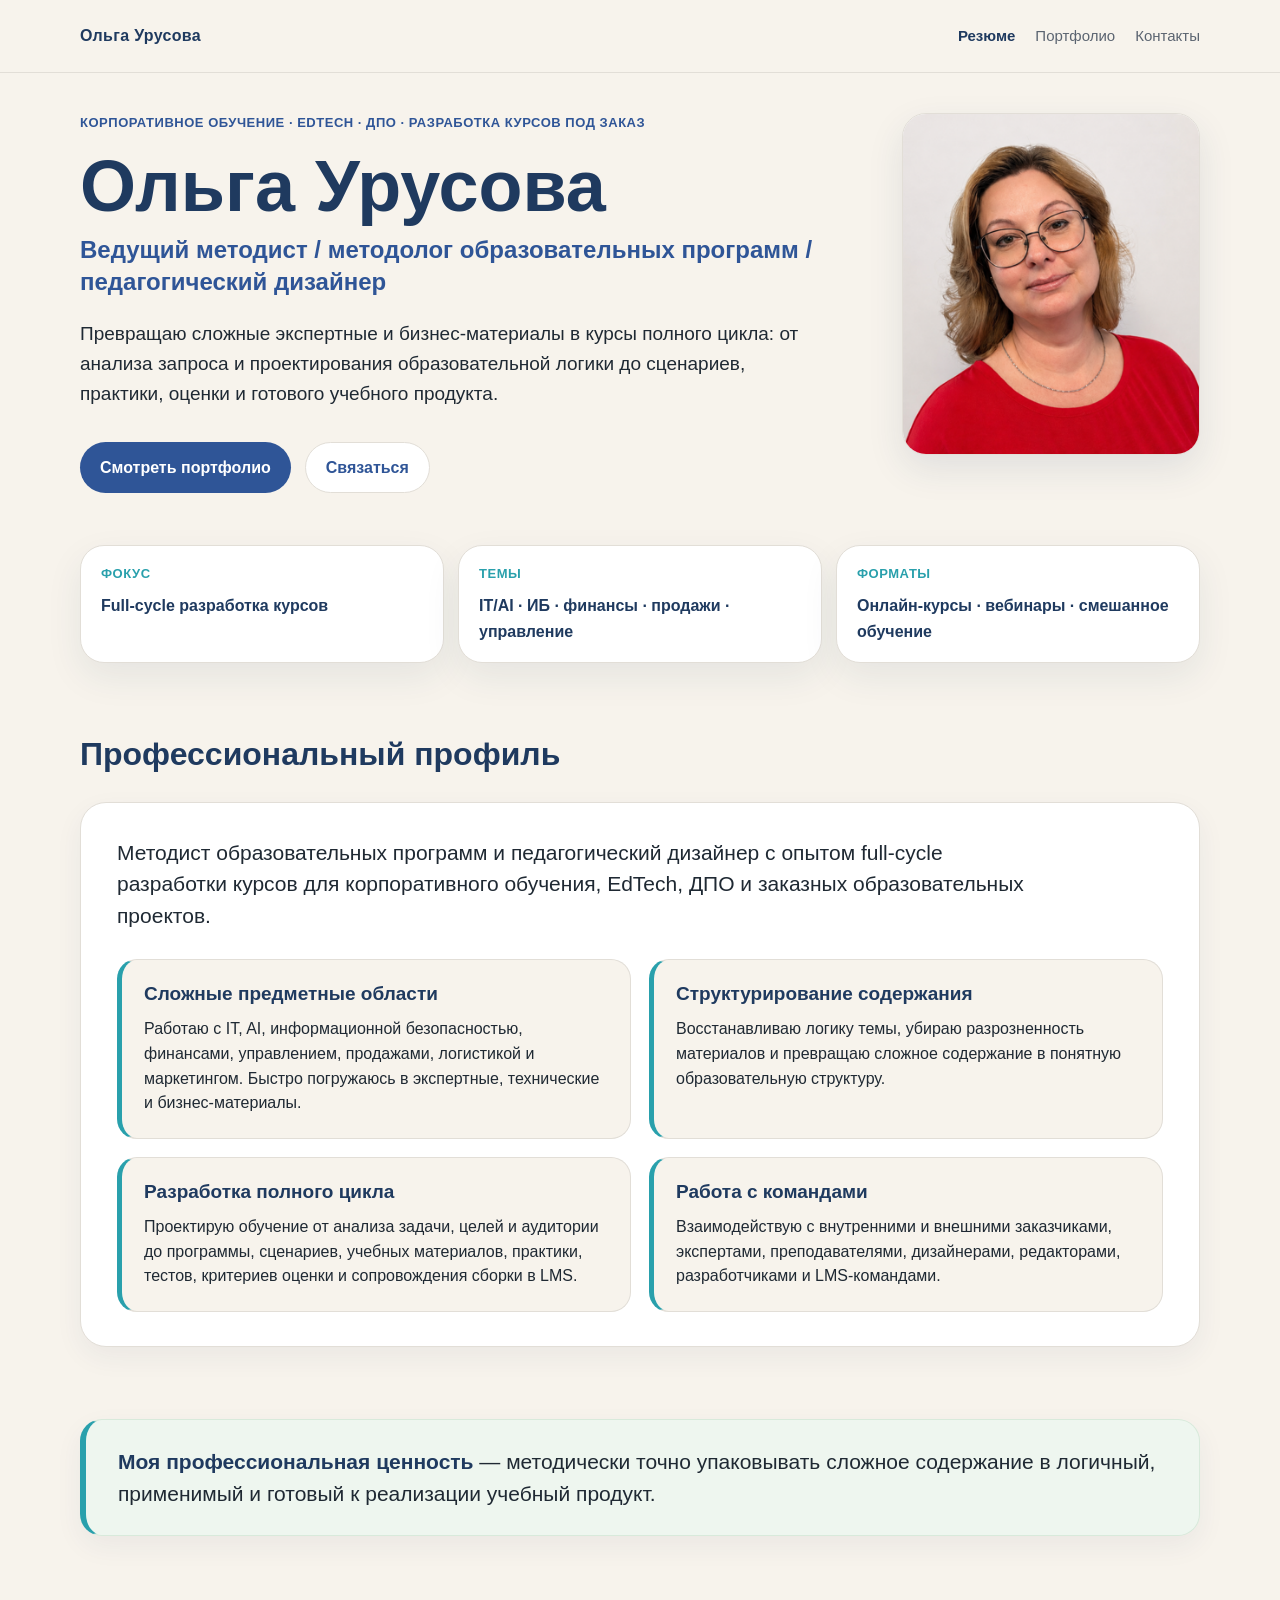
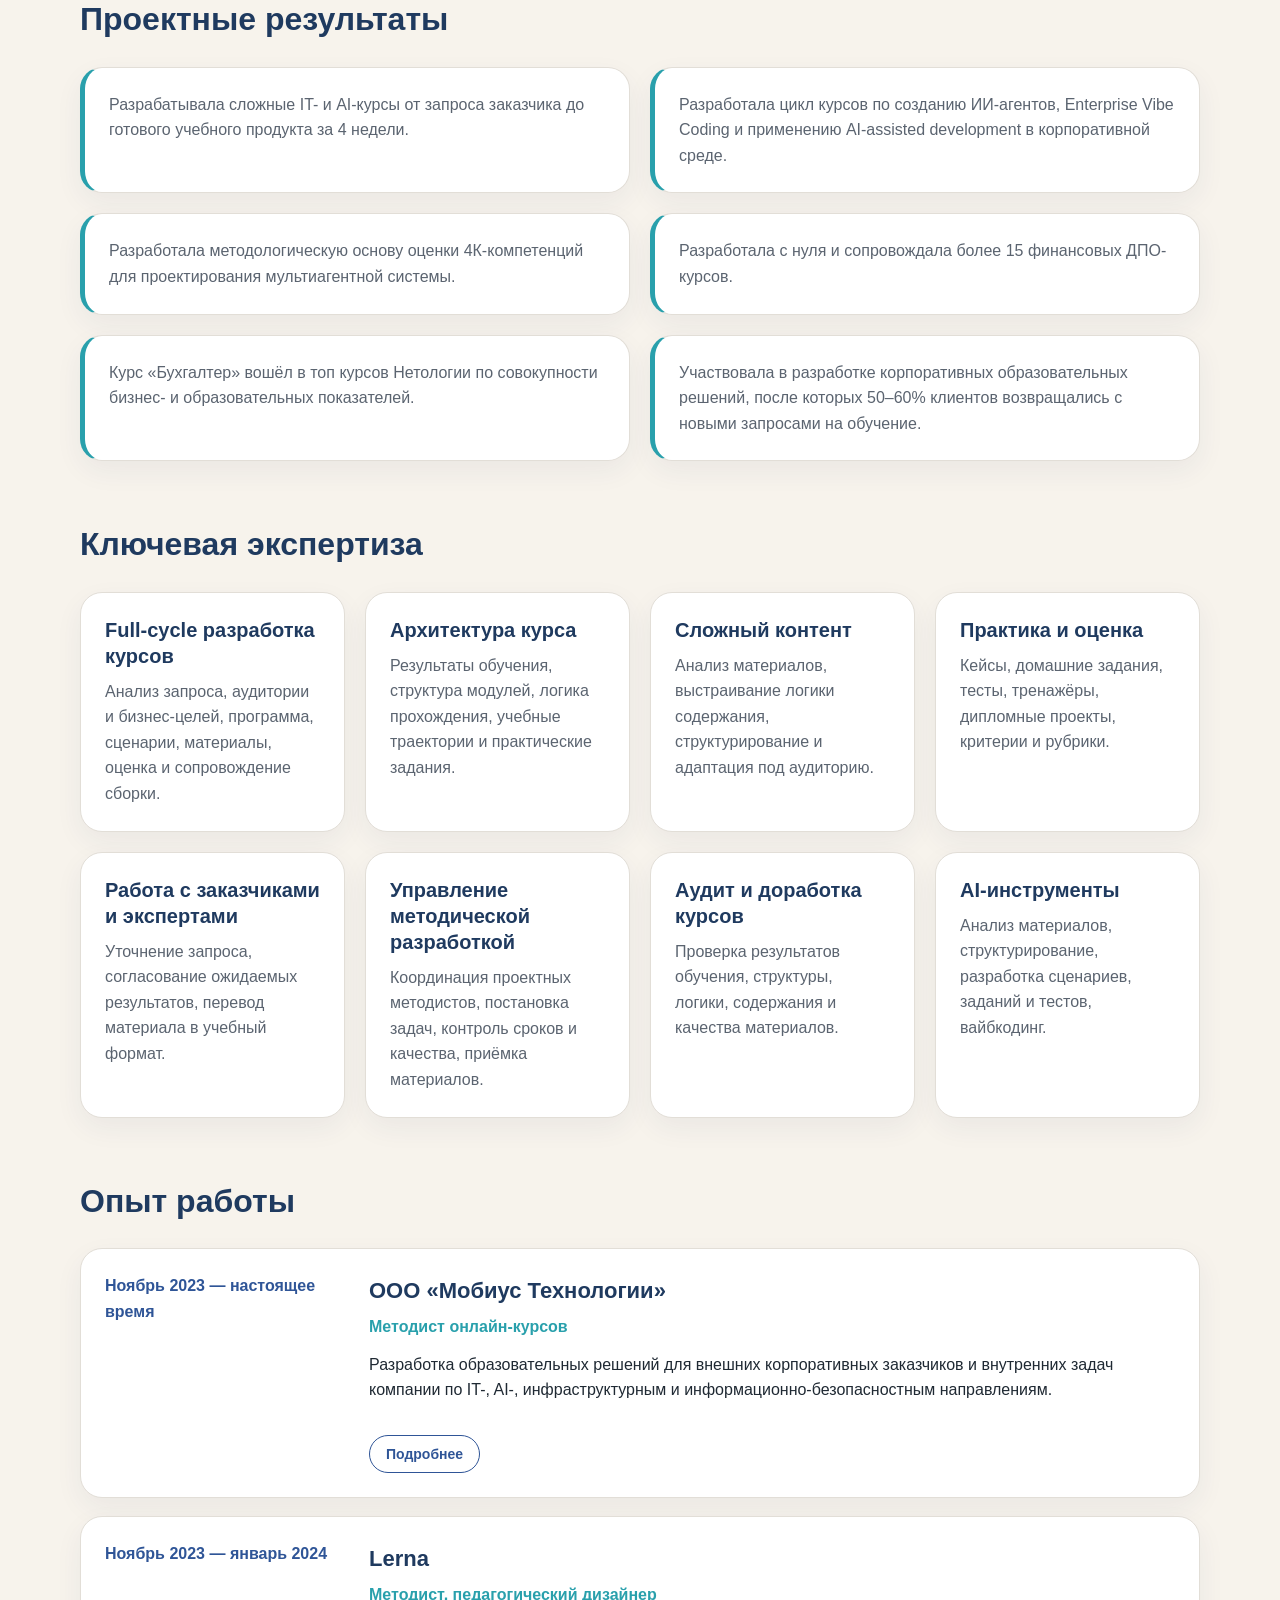
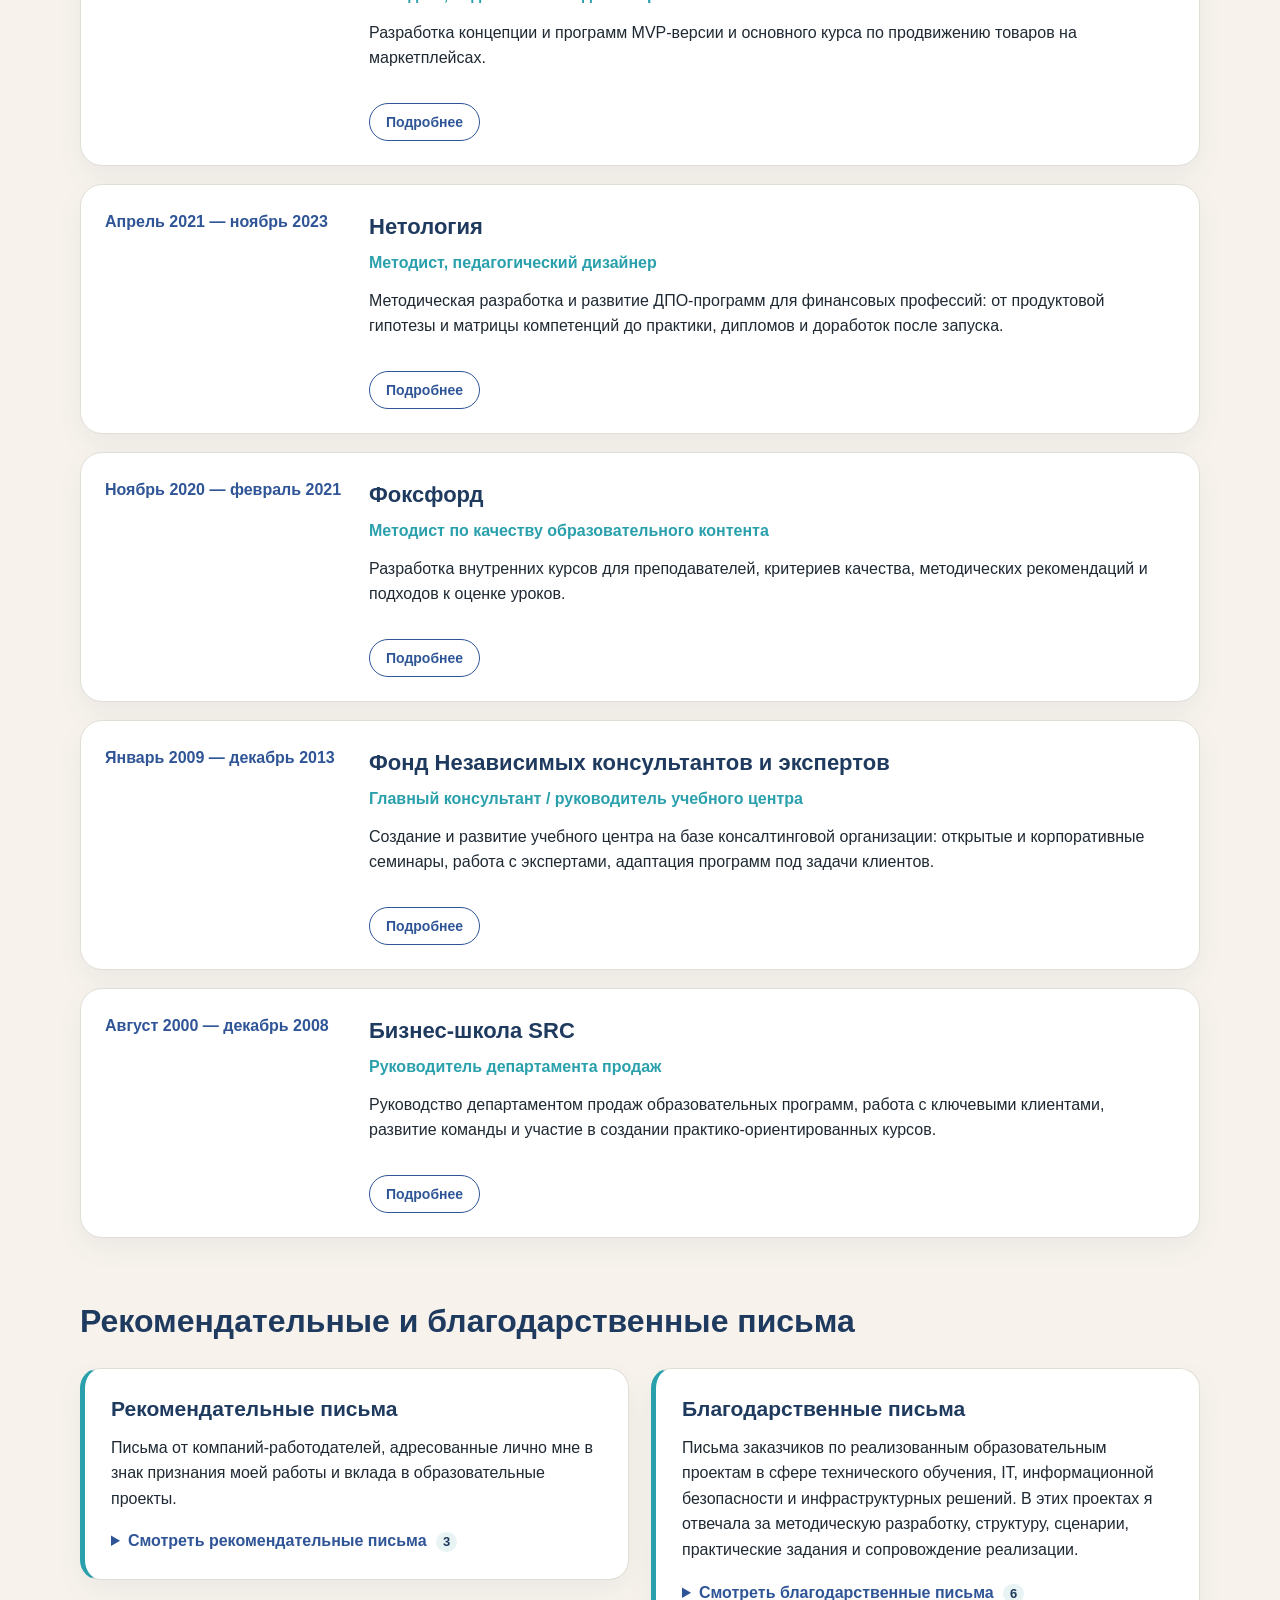
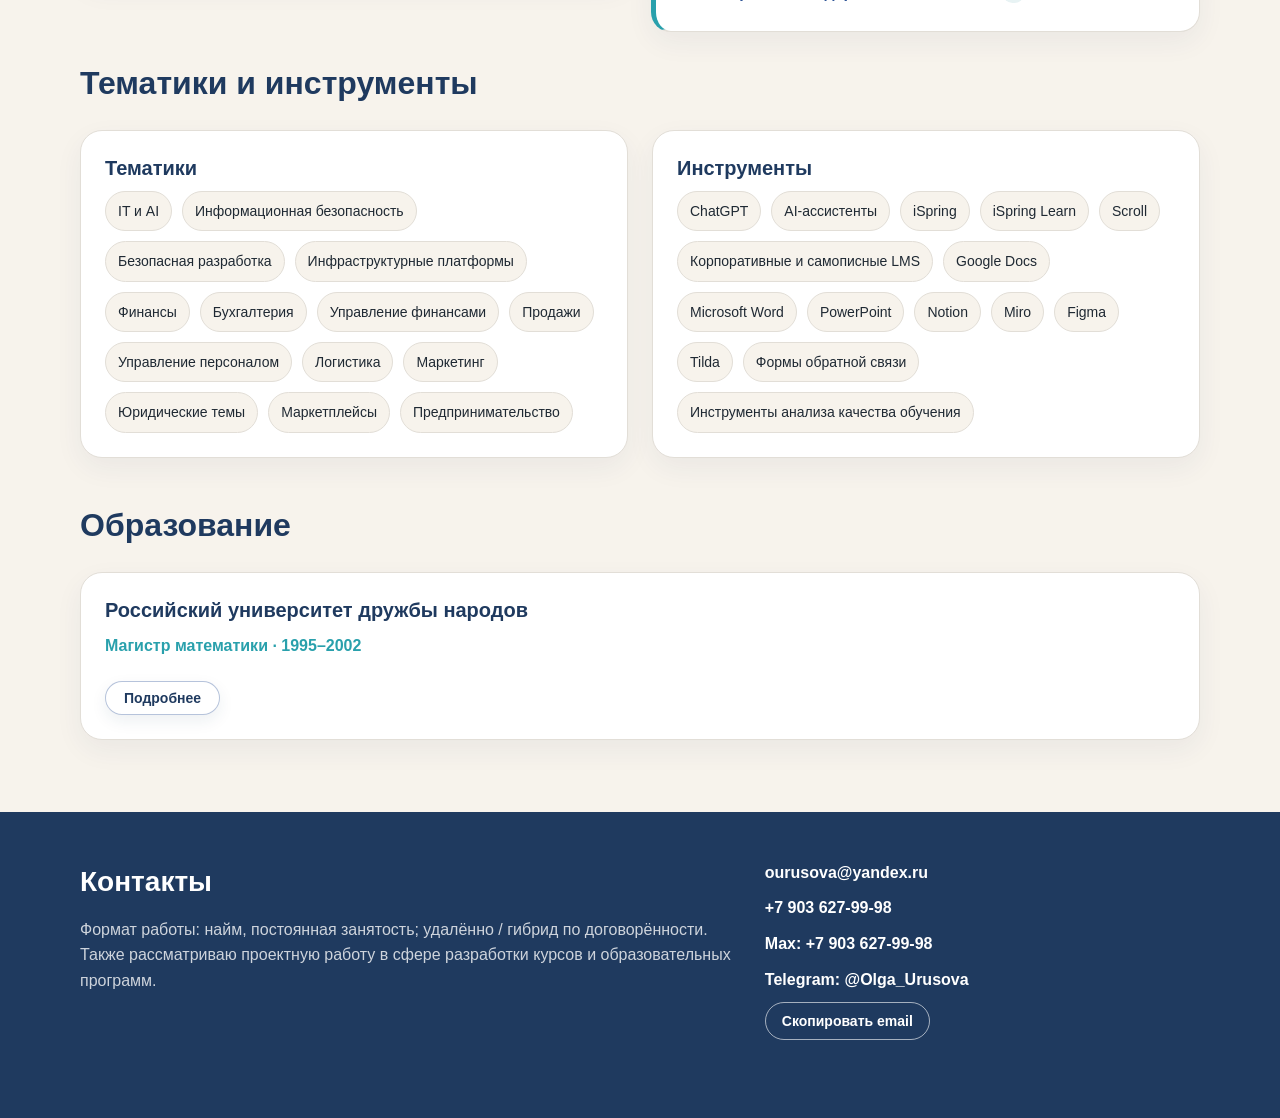
<file: index.html>
<!DOCTYPE html>
<html lang="ru">
<head>
  <meta charset="UTF-8" />
  <meta name="viewport" content="width=device-width, initial-scale=1.0" />
  <meta
    name="description"
    content="Ольга Урусова — ведущий методист, методолог образовательных программ и педагогический дизайнер. Full-cycle разработка курсов для корпоративного обучения, EdTech, ДПО, IT и AI-направлений."
  />
  <title>Ольга Урусова — ведущий методист и методолог образовательных программ</title>

  <link rel="stylesheet" href="style.css" />
</head>

<body>
  <header class="site-header">
    <div class="container header-inner">
      <a class="site-logo" href="index.html" aria-label="На главную">
        Ольга Урусова
      </a>

      <nav class="site-nav" aria-label="Основная навигация">
        <a href="index.html" class="nav-link active">Резюме</a>
        <a href="portfolio.html" class="nav-link">Портфолио</a>
        <a href="#contacts" class="nav-link">Контакты</a>
      </nav>
    </div>
  </header>

  <main>
    <!-- Первый экран -->
    <section class="hero section">
      <div class="container hero-inner">
        <div class="hero-content">
          <p class="eyebrow">Корпоративное обучение · EdTech · ДПО · разработка курсов под заказ</p>

          <h1 class="hero-title">Ольга Урусова</h1>

          <p class="hero-subtitle">
            Ведущий методист / методолог образовательных программ / педагогический дизайнер
          </p>

          <p class="hero-text">
            Превращаю сложные экспертные и бизнес-материалы в курсы полного
            цикла: от анализа запроса и проектирования образовательной логики
            до сценариев, практики, оценки и готового учебного продукта.
          </p>

          <div class="hero-actions">
            <a class="button button-primary" href="portfolio.html">
              Смотреть портфолио
            </a>
            <a class="button button-secondary" href="#contacts">
              Связаться
            </a>
          </div>

        </div>

        
  <div class="hero-aside" aria-label="Фото">
  <div class="hero-photo-card">
    <img
      src="assets/olga-urusova.png"
      alt="Ольга Урусова — методист образовательных программ и педагогический дизайнер"
      class="hero-photo"
    />
  </div>
</div>
      </div>
    </section>
      <div class="container hero-focus-row">
        <div class="hero-focus-cards hero-focus-cards-wide" aria-label="Краткие профессиональные акценты">
          <div class="hero-card">
            <span class="hero-card-label">Фокус</span>
            <strong>Full-cycle разработка курсов</strong>
          </div>

          <div class="hero-card">
  <span class="hero-card-label">Темы</span>
  <strong>IT/AI · ИБ · финансы · продажи · управление</strong>
</div>

          <div class="hero-card">
  <span class="hero-card-label">Форматы</span>
  <strong>Онлайн-курсы · вебинары · смешанное обучение</strong>
</div>
        </div>
      </div>

    
    <!-- Профессиональный профиль -->
<section class="section profile" aria-labelledby="profile-title">
  <div class="container">
    <h2 id="profile-title" class="section-title">
      Профессиональный профиль
    </h2>

    <div class="profile-card">
      <p class="profile-lead">
        Методист образовательных программ и педагогический дизайнер с опытом
        full-cycle разработки курсов для корпоративного обучения, EdTech,
        ДПО и заказных образовательных проектов.
      </p>

      <div class="profile-points">
        <article class="profile-point">
          <h3>Сложные предметные области</h3>
          <p>
            Работаю с IT, AI, информационной безопасностью, финансами,
            управлением, продажами, логистикой и маркетингом. Быстро
            погружаюсь в экспертные, технические и бизнес-материалы.
          </p>
        </article>

        <article class="profile-point">
          <h3>Структурирование содержания</h3>
          <p>
            Восстанавливаю логику темы, убираю разрозненность материалов
            и превращаю сложное содержание в понятную образовательную
            структуру.
          </p>
        </article>

        <article class="profile-point">
          <h3>Разработка полного цикла</h3>
          <p>
            Проектирую обучение от анализа задачи, целей и аудитории до
            программы, сценариев, учебных материалов, практики, тестов,
            критериев оценки и сопровождения сборки в LMS.
          </p>
        </article>

        <article class="profile-point">
          <h3>Работа с командами</h3>
          <p>
            Взаимодействую с внутренними и внешними заказчиками, экспертами,
            преподавателями, дизайнерами, редакторами, разработчиками и
            LMS-командами.
          </p>
        </article>
      </div>
    </div>
  </div>
</section>

<!-- Профессиональная ценность -->
<section class="value-section" aria-label="Моя профессиональная ценность">
  <div class="container">
    <div class="value-card">
      <p>
        <span>Моя профессиональная ценность</span> — методически точно
        упаковывать сложное содержание в логичный, применимый и готовый
        к реализации учебный продукт.
      </p>
    </div>
  </div>
</section>

    <!-- Проектные результаты -->
    <section class="section results" aria-labelledby="results-title">
      <div class="container">
        <h2 id="results-title" class="section-title">
          Проектные результаты
        </h2>

        <div class="cards-grid cards-grid-two">
          <article class="result-card">
            <p>
              Разрабатывала сложные IT- и AI-курсы от запроса заказчика до
              готового учебного продукта за 4 недели.
            </p>
          </article>

          <article class="result-card">
            <p>
              Разработала цикл курсов по созданию ИИ-агентов, Enterprise Vibe
              Coding и применению AI-assisted development в корпоративной среде.
            </p>
          </article>

          <article class="result-card">
            <p>
              Разработала методологическую основу оценки 4К-компетенций для
              проектирования мультиагентной системы.
            </p>
          </article>

          <article class="result-card">
            <p>
              Разработала с нуля и сопровождала более 15 финансовых
              ДПО-курсов.
            </p>
          </article>

          <article class="result-card">
            <p>
              Курс «Бухгалтер» вошёл в топ курсов Нетологии по совокупности
              бизнес- и образовательных показателей.
            </p>
          </article>

          <article class="result-card">
            <p>
              Участвовала в разработке корпоративных образовательных решений,
              после которых 50–60% клиентов возвращались с новыми запросами
              на обучение.
            </p>
          </article>
        </div>
      </div>
    </section>

    <!-- Ключевая экспертиза -->
    <section class="section expertise" aria-labelledby="expertise-title">
      <div class="container">
        <h2 id="expertise-title" class="section-title">
          Ключевая экспертиза
        </h2>

        <div class="cards-grid cards-grid-four">
         <article class="expertise-card">
  <h3>Full-cycle разработка курсов</h3>
  <p>
    Анализ запроса, аудитории и бизнес-целей, программа, сценарии,
    материалы, оценка и сопровождение сборки.
  </p>
</article>

          <article class="expertise-card">
            <h3>Архитектура курса</h3>
            <p>
              Результаты обучения, структура модулей, логика прохождения,
              учебные траектории и практические задания.
            </p>
          </article>

          <article class="expertise-card">
  <h3>Сложный контент</h3>
  <p>
    Анализ материалов, выстраивание логики содержания, структурирование
    и адаптация под аудиторию.
  </p>
</article>

          <article class="expertise-card">
            <h3>Практика и оценка</h3>
            <p>
              Кейсы, домашние задания, тесты, тренажёры, дипломные проекты,
              критерии и рубрики.
            </p>
          </article>

<article class="expertise-card">
  <h3>Работа с заказчиками и экспертами</h3>
  <p>
    Уточнение запроса, согласование ожидаемых результатов, перевод
    материала в учебный формат.
  </p>
</article>

          <article class="expertise-card">
            <h3>Управление методической разработкой</h3>
            <p>
              Координация проектных методистов, постановка задач, контроль
              сроков и качества, приёмка материалов.
            </p>
          </article>

          <article class="expertise-card">
  <h3>Аудит и доработка курсов</h3>
  <p>
    Проверка результатов обучения, структуры, логики, содержания
    и качества материалов.
  </p>
</article>

         <article class="expertise-card">
  <h3>AI-инструменты</h3>
  <p>
    Анализ материалов, структурирование, разработка сценариев,
    заданий и тестов, вайбкодинг.
  </p>
</article>
        </div>
      </div>
    </section>

    <!-- Опыт работы -->
<section class="section experience" aria-labelledby="experience-title">
  <div class="container">
    <h2 id="experience-title" class="section-title">
      Опыт работы
    </h2>

    <div class="timeline">
      <article class="timeline-item">
  <div class="timeline-date">Ноябрь 2023 — настоящее время</div>

  <div class="timeline-content">
    <h3>ООО «Мобиус Технологии»</h3>
    <p class="role">Методист онлайн-курсов</p>

    <p>
      Разработка образовательных решений для внешних корпоративных заказчиков
      и внутренних задач компании по IT-, AI-, инфраструктурным и
      информационно-безопасностным направлениям.
    </p>

    <div class="experience-details" hidden>
      <div class="experience-detail-group">
        <h4>Зоны ответственности</h4>
        <ul>
          <li>Анализ запроса заказчика, целей, аудитории, ограничений и ожидаемых результатов обучения.</li>
          <li>Участие во встречах с заказчиками, обсуждение программы, структуры и формата курса.</li>
          <li>Разработка концепции, программы, структуры модулей, учебной логики и практической части.</li>
          <li>Разработка детализированных сценариев, учебных и методических материалов для онлайн-, очного, гибридного и смешанного обучения.</li>
          <li>Работа с внешними экспертами заказчика и внутренними техническими экспертами, структурирование технического контента.</li>
          <li>Координация проектных методистов: поиск и подбор исполнителей, постановка задач, контроль сроков и качества, приёмка результатов работы.</li>
          <li>Методическая проверка, приёмка и сопровождение доработок готовых курсов.</li>
        </ul>
      </div>

      <div class="experience-detail-group">
        <h4>Ключевые проекты</h4>
        <ul>
          <li>Цикл электронных курсов по созданию ИИ-агентов и Enterprise Vibe Coding.</li>
          <li>Методология оценки 4К-компетенций сотрудников для проектирования мультиагентной системы.</li>
          <li>Сценарный курс по Кодексу делового поведения с рабочими ситуациями, выбором решений и разбором последствий.</li>
          <li>Внутренние вебинары и материалы по применению ИИ в работе.</li>
        </ul>
      </div>

      <div class="experience-detail-group">
        <h4>Результаты</h4>
        <ul>
          <li>Разрабатывала сложные IT-курсы от запроса до готового учебного продукта за 4 недели.</li>
          <li>Создавала учебные решения, после которых около 50–60% клиентов возвращались с новыми запросами на обучение.</li>
          <li>Разработала методологическую основу оценки 4К-компетенций сотрудников: модель диагностики, критерии, уровни проявления компетенций и принципы цифровой реализации для проектирования мультиагентной системы.</li>
          <li>Усилила AI-направление в обучении и внедрила AI-инструменты в собственный процесс методической разработки.</li>
        </ul>
      </div>
    </div>

    <button class="experience-details-button" type="button" aria-expanded="false">
      Подробнее
    </button>
  </div>
</article>


      <article class="timeline-item">
        <div class="timeline-date">Ноябрь 2023 — январь 2024</div>

        <div class="timeline-content">
          <h3>Lerna</h3>
          <p class="role">Методист, педагогический дизайнер</p>

          <p>
            Разработка концепции и программ MVP-версии и основного курса
            по продвижению товаров на маркетплейсах.
          </p>

<div class="experience-details" hidden>
  <div class="experience-detail-group">
    <h4>Зоны ответственности</h4>
    <ul>
      <li>Анализировала результаты кастдева, целевую аудиторию и образовательную задачу.</li>
      <li>Разработала программу MVP-версии курса и программу основного курса.</li>
      <li>Определила логику обучения, последовательность тем, формат занятий и ожидаемые результаты.</li>
      <li>Работала с экспертами над структурой и наполнением занятий.</li>
      <li>Провела аудит курса из существующей линейки.</li>
    </ul>
  </div>

  <div class="experience-detail-group">
    <h4>Результаты</h4>
    <ul>
      <li>Концепция курса была принята, MVP запущен, программа основного курса передана в разработку.</li>
      <li>Результаты аудита использованы для доработки существующего курса.</li>
    </ul>
  </div>
</div>

          <button class="experience-details-button" type="button" aria-expanded="false">
            Подробнее
          </button>
        </div>
      </article>

      <article class="timeline-item">
        <div class="timeline-date">Апрель 2021 — ноябрь 2023</div>

        <div class="timeline-content">
          <h3>Нетология</h3>
          <p class="role">Методист, педагогический дизайнер</p>

          <p>
            Методическая разработка и развитие ДПО-программ для финансовых
            профессий: от продуктовой гипотезы и матрицы компетенций до
            практики, дипломов и доработок после запуска.
          </p>

<div class="experience-details" hidden>
  <div class="experience-detail-group">
    <h4>Зоны ответственности</h4>
    <ul>
      <li>Разработка программ ДПО с нуля, проектирование структуры курсов, модулей, практики и системы оценки.</li>
      <li>Разработка матриц компетенций под профессиональные роли.</li>
      <li>Продуктовая проработка новых курсов: анализ рынка, конкурентов, целевой аудитории и требований к роли.</li>
      <li>Работа с экспертами-практиками: финансовыми директорами, главными бухгалтерами, аудиторами, консультантами и аналитиками.</li>
      <li>Разработка домашних заданий, кейсов, итоговых и дипломных проектов, критериев проверки.</li>
      <li>Сопровождение потоков после запуска: анализ доходимости, домашних заданий, оценок, NPS/CSI, активности на вебинарах, отзывов и запросов студентов.</li>
      <li>Доработка курсов по итогам потоков.</li>
    </ul>
  </div>

  <div class="experience-detail-group">
    <h4>Ключевые программы</h4>
    <ul>
      <li>«Финансовый аналитик» — 6-месячная ДПО-программа: матрица компетенций, практические задания, дипломный проект и критерии оценки.</li>
      <li>«Бухгалтер» — 7-месячная ДПО-программа со сквозным рабочим кейсом, модулем 1С, дипломным проектом и регулярным обновлением содержания.</li>
      <li>«Финансовый директор» — PRO-программа для специалистов с разным уровнем подготовки: входная диагностика, выравнивающий блок, сквозной проект и практические управленческие задачи.</li>
      <li>Финансовая линейка курсов: «Финансовый менеджер», «Главный бухгалтер», ACCA и другие программы для финансовых и бухгалтерских ролей.</li>
    </ul>
  </div>

  <div class="experience-detail-group">
    <h4>Результаты</h4>
    <ul>
      <li>Разработала с нуля и сопровождала более 15 финансовых ДПО-курсов.</li>
      <li>Работала с программами длительностью от 1 до 6 месяцев и объёмом до 270 часов.</li>
      <li>Курс «Бухгалтер» вошёл в топ курсов Нетологии по совокупности бизнес- и образовательных показателей.</li>
      <li>Обеспечивала методическую целостность финансового направления от продуктовой гипотезы до доработок после запуска.</li>
    </ul>
  </div>
</div>

          <button class="experience-details-button" type="button" aria-expanded="false">
            Подробнее
          </button>
        </div>
      </article>

      <article class="timeline-item">
        <div class="timeline-date">Ноябрь 2020 — февраль 2021</div>

        <div class="timeline-content">
          <h3>Фоксфорд</h3>
          <p class="role">Методист по качеству образовательного контента</p>

          <p>
            Разработка внутренних курсов для преподавателей, критериев
            качества, методических рекомендаций и подходов к оценке уроков.
          </p>

<div class="experience-details" hidden>
  <div class="experience-detail-group">
    <h4>Зоны ответственности</h4>
    <ul>
      <li>Разработка курсов для внутреннего обучения преподавателей.</li>
      <li>Участие в становлении системы контроля качества образовательного контента.</li>
      <li>Разработка критериев качества, методических рекомендаций и подходов к оценке уроков.</li>
      <li>Анализ структуры, подачи материала, соответствия занятий методическим требованиям и качества учебного взаимодействия между преподавателем и учащимися.</li>
      <li>Участие в custdev-исследованиях.</li>
    </ul>
  </div>

  <div class="experience-detail-group">
    <h4>Результаты</h4>
    <ul>
      <li>Курсы были внедрены во внутреннее обучение преподавателей.</li>
      <li>Критерии качества и методические рекомендации начали использоваться для оценки и улучшения образовательного контента.</li>
    </ul>
  </div>
</div>

          <button class="experience-details-button" type="button" aria-expanded="false">
            Подробнее
          </button>
        </div>
      </article>

      <article class="timeline-item">
        <div class="timeline-date">Январь 2009 — декабрь 2013</div>

        <div class="timeline-content">
          <h3>Фонд Независимых консультантов и экспертов</h3>
          <p class="role">Главный консультант / руководитель учебного центра</p>

          <p>
            Создание и развитие учебного центра на базе консалтинговой
            организации: открытые и корпоративные семинары, работа с
            экспертами, адаптация программ под задачи клиентов.
          </p>

          <div class="experience-details" hidden>
  <div class="experience-detail-group">
    <h4>Зоны ответственности</h4>
    <ul>
      <li>Формирование тематики и линейки открытых и корпоративных программ.</li>
      <li>Разработка и адаптация программ под очный, дистанционный, открытый и корпоративный форматы.</li>
      <li>Работа с экспертами-практиками: согласование структуры, содержания и прикладной ценности программ.</li>
      <li>Аудит и доработка обучающих программ под задачи клиентов и уровень аудитории.</li>
      <li>Участие в консалтинговых проектах по продажам, управлению продажами, управлению и развитию персонала.</li>
    </ul>
  </div>

  <div class="experience-detail-group">
    <h4>Результаты</h4>
    <ul>
      <li>Создала учебный центр с нуля, направление окупилось за первый год работы.</li>
      <li>Выстроила процесс работы с экспертами, программами, клиентским запросом и организацией обучения.</li>
    </ul>
  </div>
</div>

          <button class="experience-details-button" type="button" aria-expanded="false">
            Подробнее
          </button>
        </div>
      </article>

      <article class="timeline-item">
        <div class="timeline-date">Август 2000 — декабрь 2008</div>

        <div class="timeline-content">
          <h3>Бизнес-школа SRC</h3>
          <p class="role">Руководитель департамента продаж</p>

          <p>
            Руководство департаментом продаж образовательных программ,
            работа с ключевыми клиентами, развитие команды и участие
            в создании практико-ориентированных курсов.
          </p>

<div class="experience-details" hidden>
  <div class="experience-detail-group">
    <h4>Зоны ответственности</h4>
    <ul>
      <li>Руководство департаментом продаж бизнес-школы, продажи открытых и корпоративных образовательных программ.</li>
      <li>Работа с ключевыми клиентами и партнёрами, договорная работа и бюджетирование.</li>
      <li>Постановка системы работы отдела продаж с нуля: процессы, регламенты, документы, роли.</li>
      <li>Найм, обучение, оценка и развитие сотрудников.</li>
      <li>Разработка образовательных продуктов и создание практико-ориентированных курсов под конкретные должности и рабочие задачи.</li>
      <li>Взаимодействие с экспертами и преподавателями, анализ обратной связи клиентов и участников для обновления программ.</li>
    </ul>
  </div>

  <div class="experience-detail-group">
    <h4>Результаты</h4>
    <ul>
      <li>Департамент обеспечивал более 50% выручки компании и регулярно перевыполнял план продаж.</li>
      <li>Подготовила и развивала команду продаж до 20 человек.</li>
      <li>Развивала образовательные продукты на стыке продаж, клиентского запроса, методологии и экспертного содержания.</li>
    </ul>
  </div>
</div>

          <button class="experience-details-button" type="button" aria-expanded="false">
            Подробнее
          </button>
        </div>
      </article>
    </div>
  </div>
</section>

    <!-- Рекомендательные и благодарственные письма -->
    <section class="section letters-section" aria-labelledby="letters-title">
      <div class="container">
        <h2 id="letters-title" class="section-title">Рекомендательные и благодарственные письма</h2>
        <div class="letters-grid">
          <article class="letter-card">
            <h3>Рекомендательные письма</h3>
            <p class="letter-description">Письма от компаний-работодателей, адресованные лично мне в знак признания моей работы и вклада в образовательные проекты.</p>
            <details class="letter-details">
              <summary>Смотреть рекомендательные письма <span class="letter-count">3</span></summary>
              <ul class="letter-list"><li><a href="assets/letters/mobius.pdf" target="_blank" rel="noopener noreferrer"><span>Мобиус</span><span class="letter-file-type">Открыть письмо · PDF</span></a></li>
<li><a href="assets/letters/foxford.pdf" target="_blank" rel="noopener noreferrer"><span>Фоксфорд</span><span class="letter-file-type">Открыть письмо · PDF</span></a></li>
<li><a href="assets/letters/src.jpg" target="_blank" rel="noopener noreferrer"><span>SRC</span><span class="letter-file-type">Открыть письмо · JPG</span></a></li></ul>
            </details>
          </article>
          <article class="letter-card">
            <h3>Благодарственные письма</h3>
            <p class="letter-description">Письма заказчиков по реализованным образовательным проектам в сфере технического обучения, IT, информационной безопасности и инфраструктурных решений. В этих проектах я отвечала за методическую разработку, структуру, сценарии, практические задания и сопровождение реализации.</p>
            <details class="letter-details">
              <summary>Смотреть благодарственные письма <span class="letter-count">6</span></summary>
              <ul class="letter-list"><li><a href="assets/letters/cloud-ru.pdf" target="_blank" rel="noopener noreferrer"><span>Cloud.ru</span><span class="letter-file-type">Открыть письмо · PDF</span></a></li>
<li><a href="assets/letters/itkey.pdf" target="_blank" rel="noopener noreferrer"><span>ITKey</span><span class="letter-file-type">Открыть письмо · PDF</span></a></li>
<li><a href="assets/letters/innotech-security-champions.pdf" target="_blank" rel="noopener noreferrer"><span>Иннотех — Security Champions</span><span class="letter-file-type">Открыть письмо · PDF</span></a></li>
<li><a href="assets/letters/innotech-secure-development.pdf" target="_blank" rel="noopener noreferrer"><span>Иннотех — Безопасное программирование</span><span class="letter-file-type">Открыть письмо · PDF</span></a></li>
<li><a href="assets/letters/norilsk-nickel.pdf" target="_blank" rel="noopener noreferrer"><span>Норильский никель</span><span class="letter-file-type">Открыть письмо · PDF</span></a></li>
<li><a href="assets/letters/rosa.pdf" target="_blank" rel="noopener noreferrer"><span>РОСА</span><span class="letter-file-type">Открыть письмо · PDF</span></a></li></ul>
            </details>
          </article>
        </div>
      </div>
    </section>

    <!-- Тематики и инструменты -->
    <section class="section topics-tools" aria-labelledby="topics-tools-title">
      <div class="container">
        <h2 id="topics-tools-title" class="section-title">
          Тематики и инструменты
        </h2>

        <div class="split-layout">
          <div class="split-card">
            <h3>Тематики</h3>
            <ul class="tag-list">
              <li>IT и AI</li>
              <li>Информационная безопасность</li>
              <li>Безопасная разработка</li>
              <li>Инфраструктурные платформы</li>
              <li>Финансы</li>
              <li>Бухгалтерия</li>
              <li>Управление финансами</li>
              <li>Продажи</li>
              <li>Управление персоналом</li>
              <li>Логистика</li>
              <li>Маркетинг</li>
              <li>Юридические темы</li>
              <li>Маркетплейсы</li>
              <li>Предпринимательство</li>
            </ul>
          </div>

          <div class="split-card">
            <h3>Инструменты</h3>
            <ul class="tag-list">
              <li>ChatGPT</li>
              <li>AI-ассистенты</li>
              <li>iSpring</li>
              <li>iSpring Learn</li>
              <li>Scroll</li>
              <li>Корпоративные и самописные LMS</li>
              <li>Google Docs</li>
              <li>Microsoft Word</li>
              <li>PowerPoint</li>
              <li>Notion</li>
              <li>Miro</li>
              <li>Figma</li>
              <li>Tilda</li>
              <li>Формы обратной связи</li>
              <li>Инструменты анализа качества обучения</li>
            </ul>
          </div>
        </div>
      </div>
    </section>

    <!-- Образование -->
    <section class="section education" aria-labelledby="education-title">
      <div class="container narrow-container">
        <h2 id="education-title" class="section-title">
          Образование
        </h2>

        <article class="education-card">
  <h3>Российский университет дружбы народов</h3>
<p class="education-degree">Магистр математики · 1995–2002</p>

  <div class="education-more" id="education-more" hidden>
    <h4>Дополнительное образование</h4>

    <ul>
      <li><strong>School of Education:</strong> мотивационный дизайн.</li>
      <li><strong>EdMarket:</strong> методист онлайн-курсов, методический директор онлайн-школы, менеджер корпоративного обучения, проектирование онлайн-практики, мотивационная стратегия в онлайн-обучении взрослых.</li>
      <li><strong>Нетология:</strong> гипотезы как инструмент решения бизнес-задач, Agile/Scrum/Kanban/Lean, визуальный дизайн для онлайн-обучения, Management for business, компетентностный подход, Product manager.</li>
      <li><strong>Бизнес-школа SRC:</strong> более 20 семинаров по менеджменту, управлению персоналом, продажам, финансовому менеджменту.</li>
    </ul>
  </div>

  <button
    class="education-more-btn"
    type="button"
    aria-expanded="false"
    aria-controls="education-more"
  >
    Подробнее
  </button>
</article>
      </div>
    </section>
  </main>

  <footer class="site-footer" id="contacts">
    <div class="container footer-inner">
      <div>
        <h2 class="footer-title">Контакты</h2>
        <p>
          Формат работы: найм, постоянная занятость; удалённо / гибрид
          по договорённости.
        </p>
<p>
  Также рассматриваю проектную работу в сфере разработки курсов
  и образовательных программ.
</p>
      </div>

   <address class="contacts-list">
  <a href="mailto:ourusova@yandex.ru">ourusova@yandex.ru</a>
  <a href="tel:+79036279998">+7 903 627-99-98</a>
<p>
  <a href="https://web.max.ru/" target="_blank" rel="noopener noreferrer">
    <strong>Max:</strong> +7 903 627-99-98
  </a>
</p>
  <a href="https://t.me/Olga_Urusova" target="_blank" rel="noopener noreferrer">
    Telegram: @Olga_Urusova
  </a>

  <button class="copy-email-button" type="button" data-email="ourusova@yandex.ru">
    Скопировать email
  </button>

  <span class="copy-email-status" aria-live="polite"></span>
</address>
    </div>
  </footer>

  <script src="script.js"></script>
<script>
  const educationMoreBtn = document.querySelector('.education-more-btn');
  const educationMoreBlock = document.querySelector('#education-more');

  if (educationMoreBtn && educationMoreBlock) {
    educationMoreBtn.addEventListener('click', () => {
      const isHidden = educationMoreBlock.hasAttribute('hidden');

      if (isHidden) {
        educationMoreBlock.removeAttribute('hidden');
        educationMoreBtn.setAttribute('aria-expanded', 'true');
        educationMoreBtn.textContent = 'Свернуть';
      } else {
        educationMoreBlock.setAttribute('hidden', '');
        educationMoreBtn.setAttribute('aria-expanded', 'false');
        educationMoreBtn.textContent = 'Подробнее';
      }
    });
  }
</script>
</body>
</html>
</file>
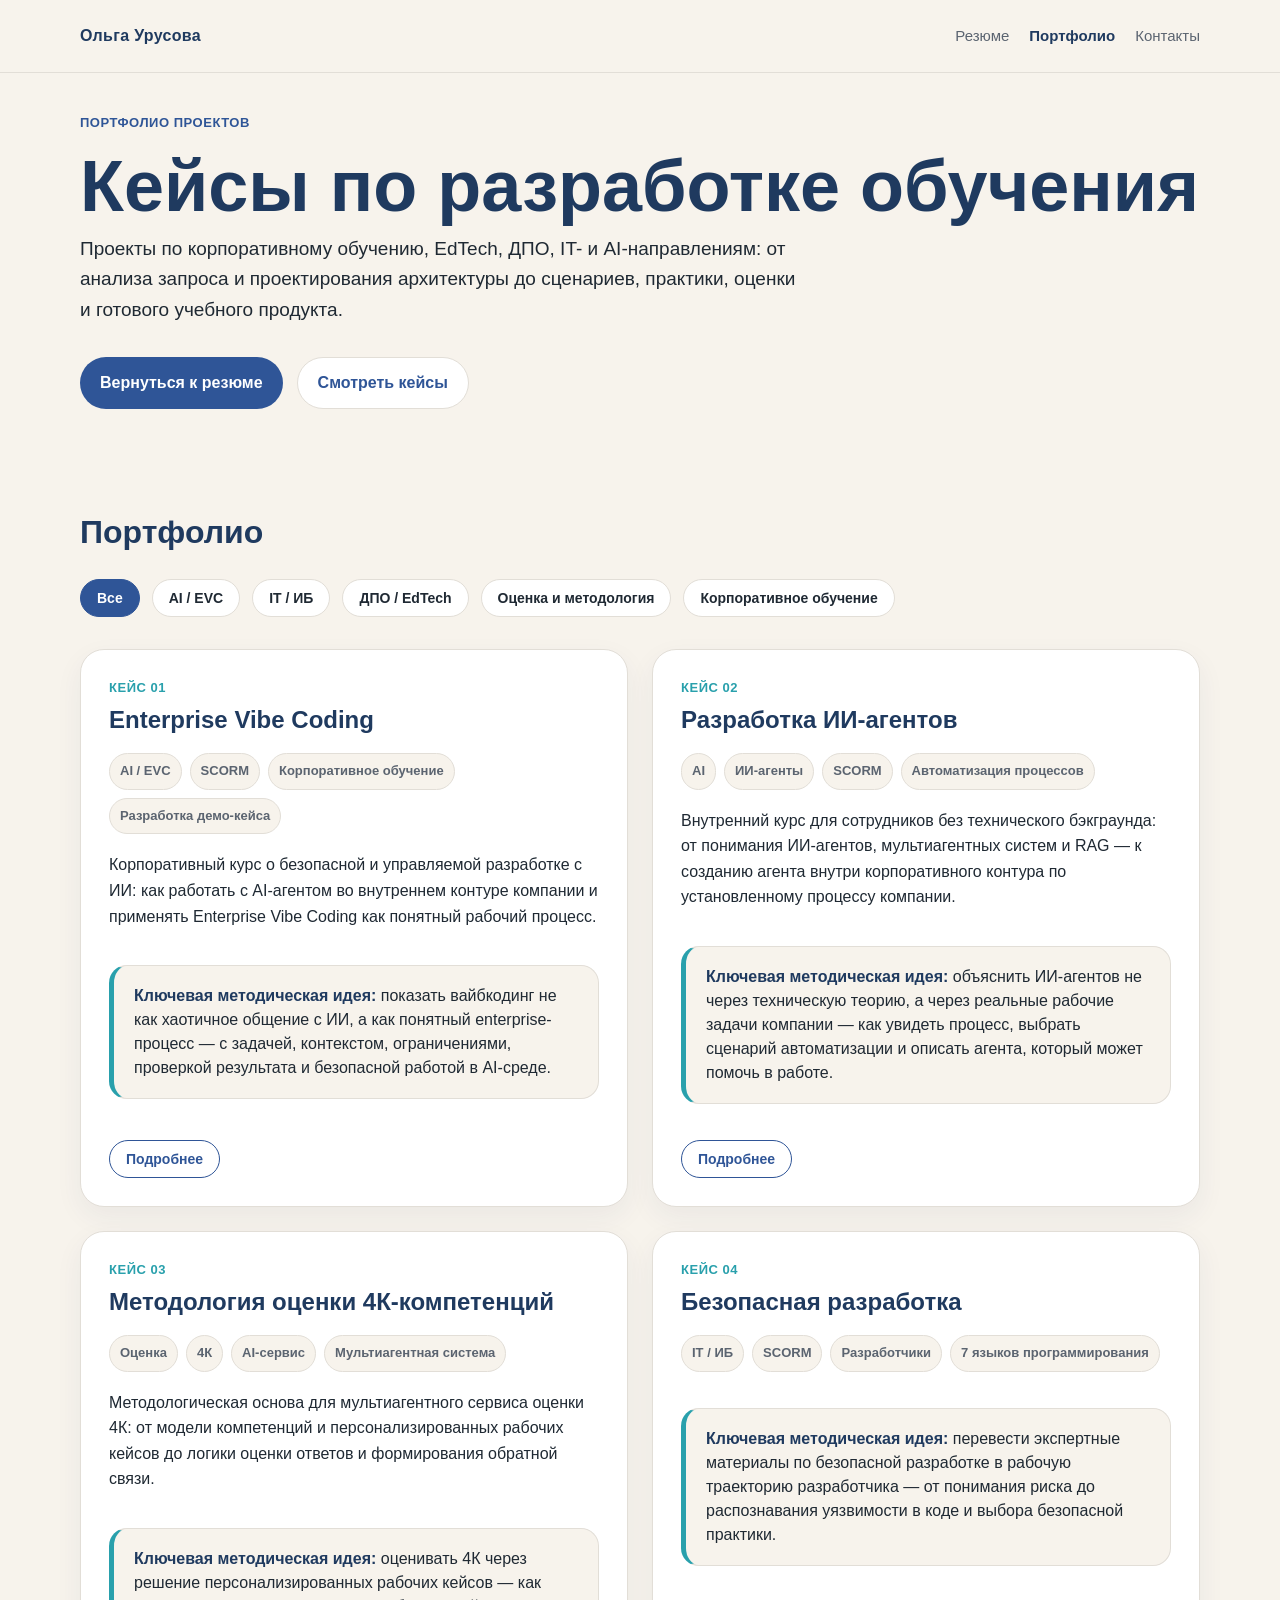
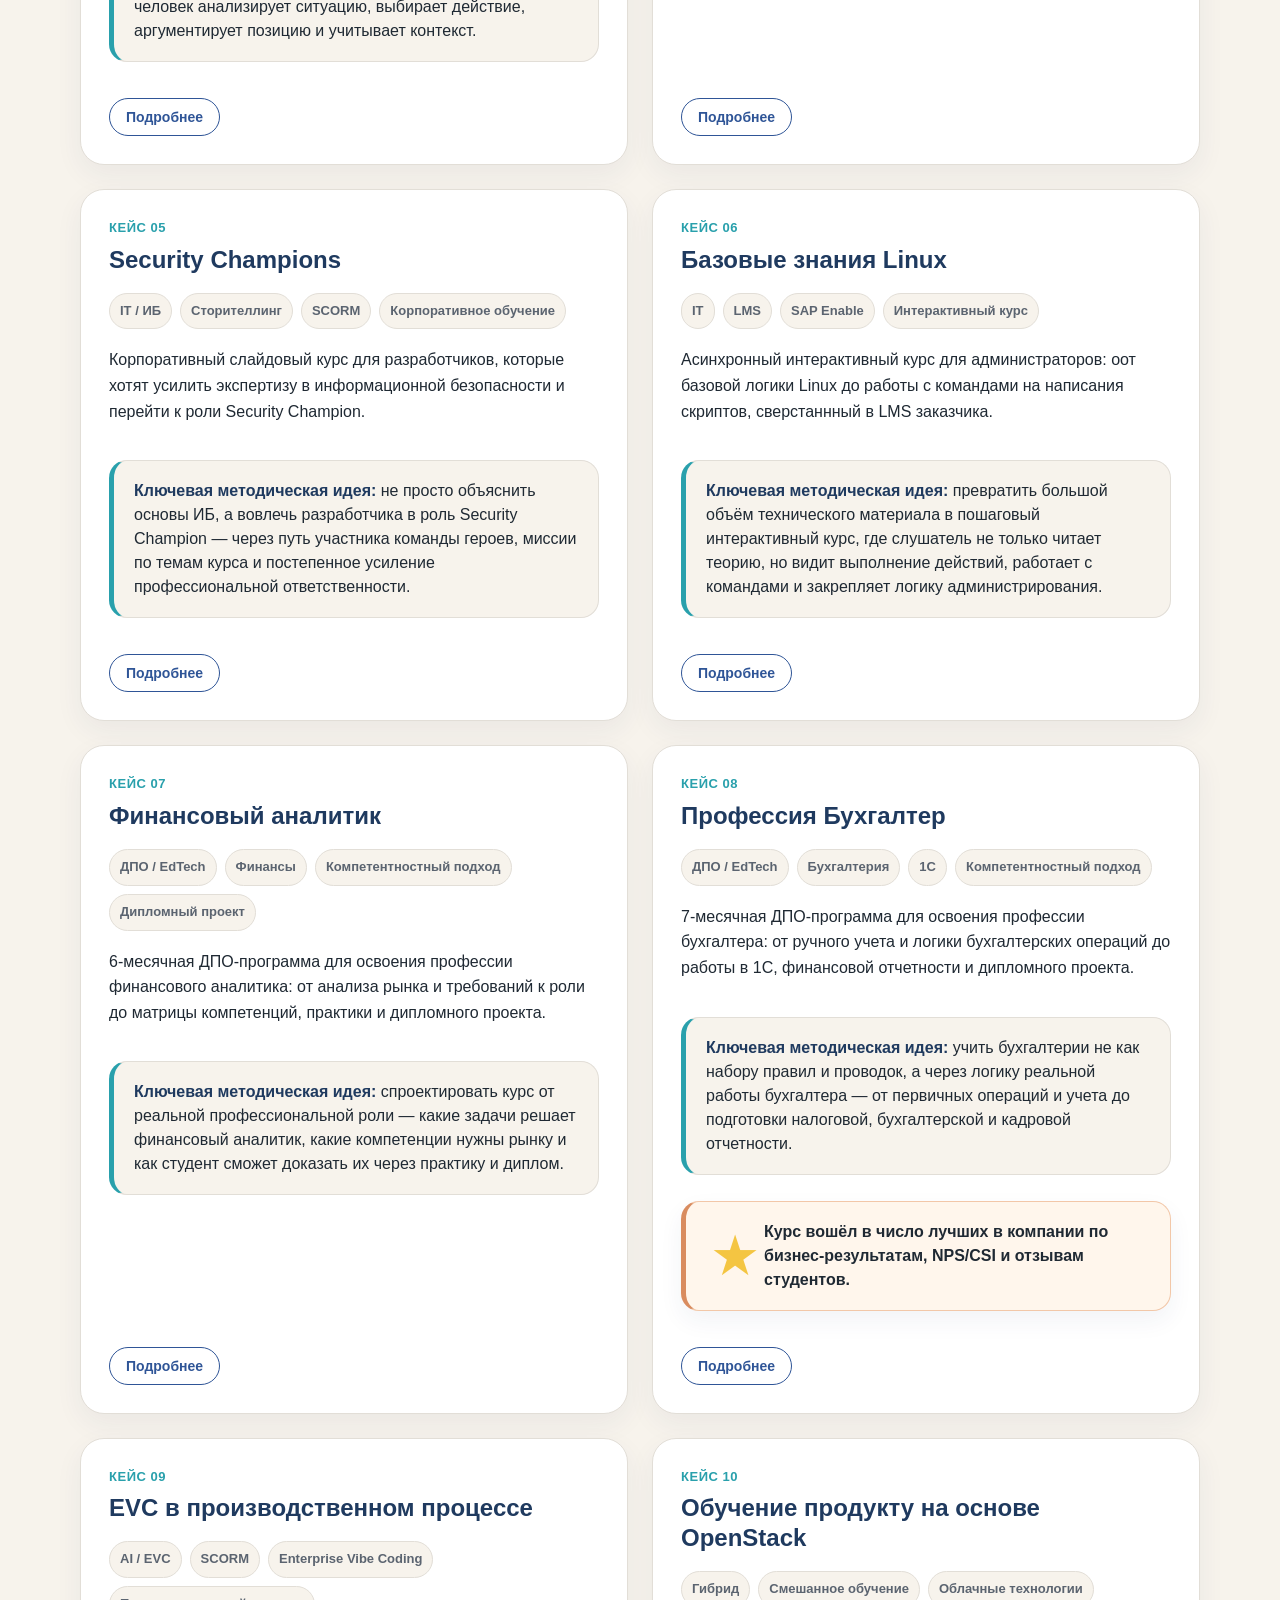
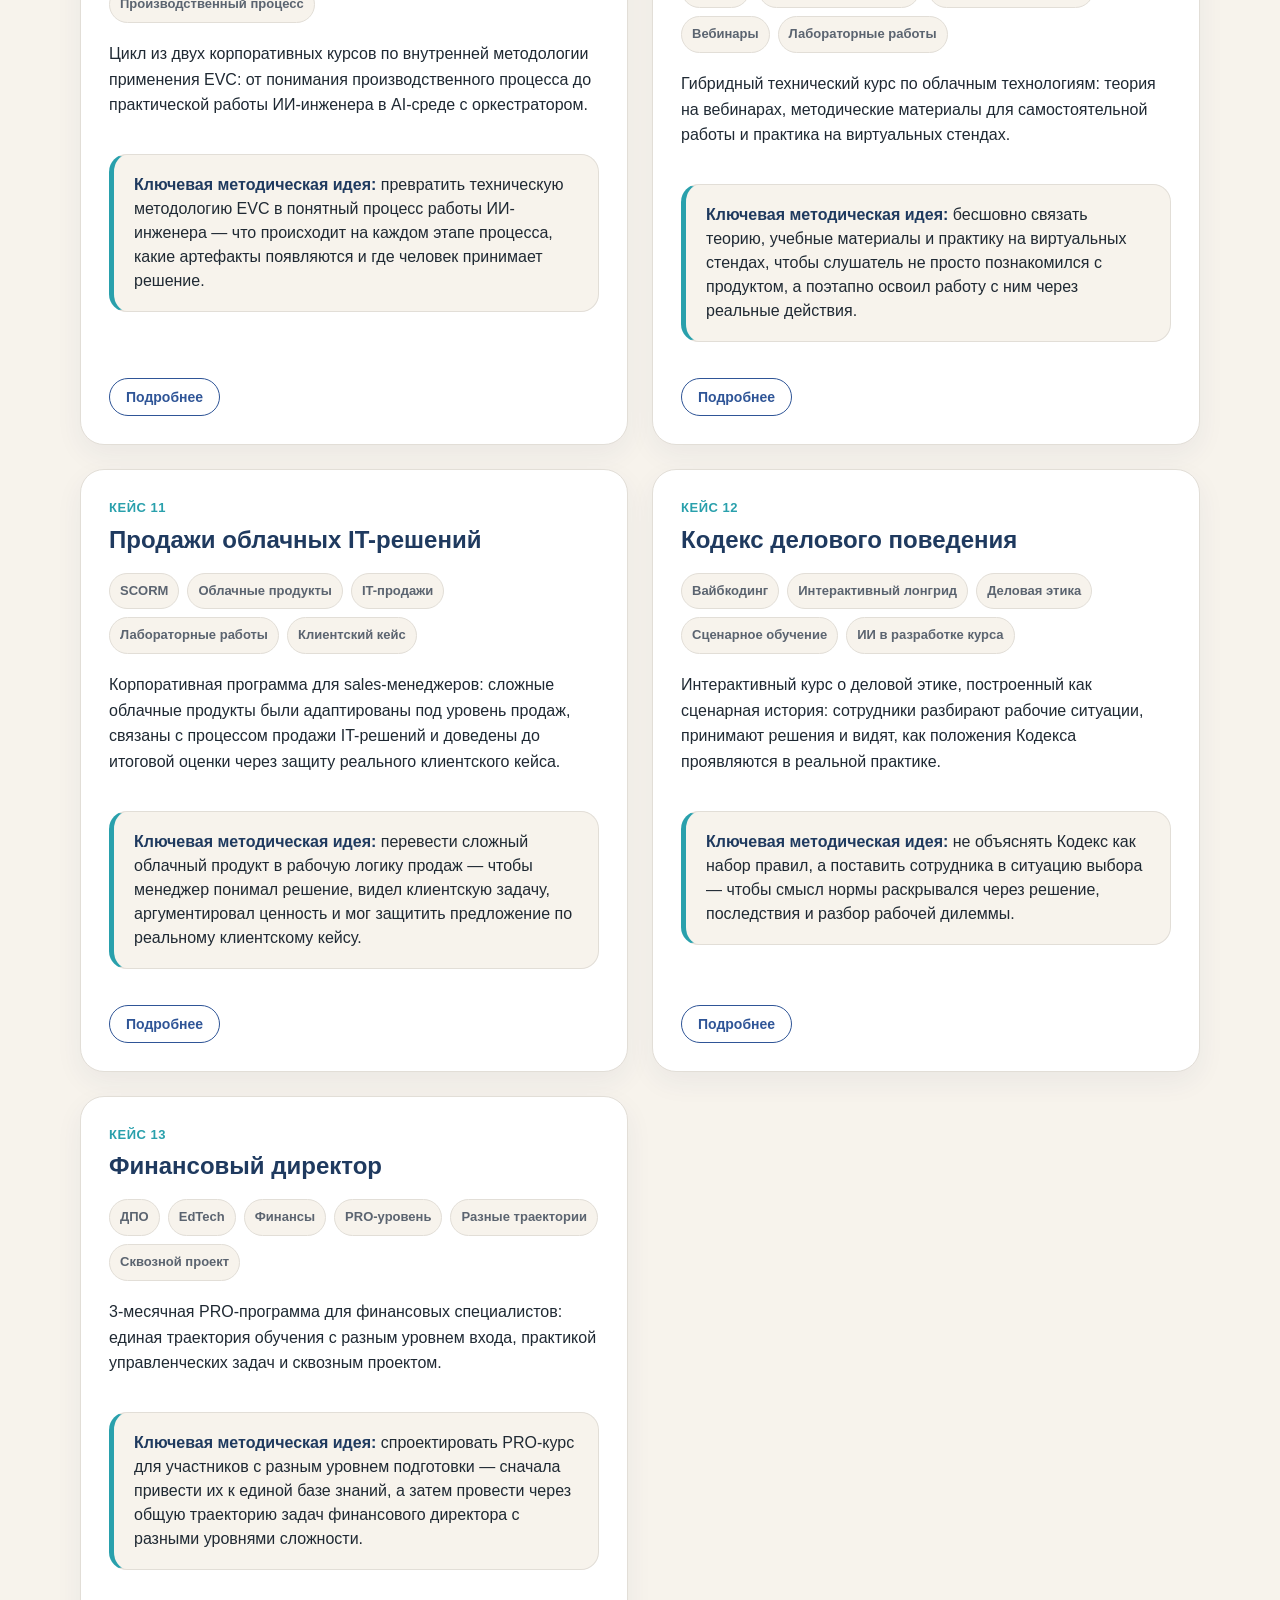
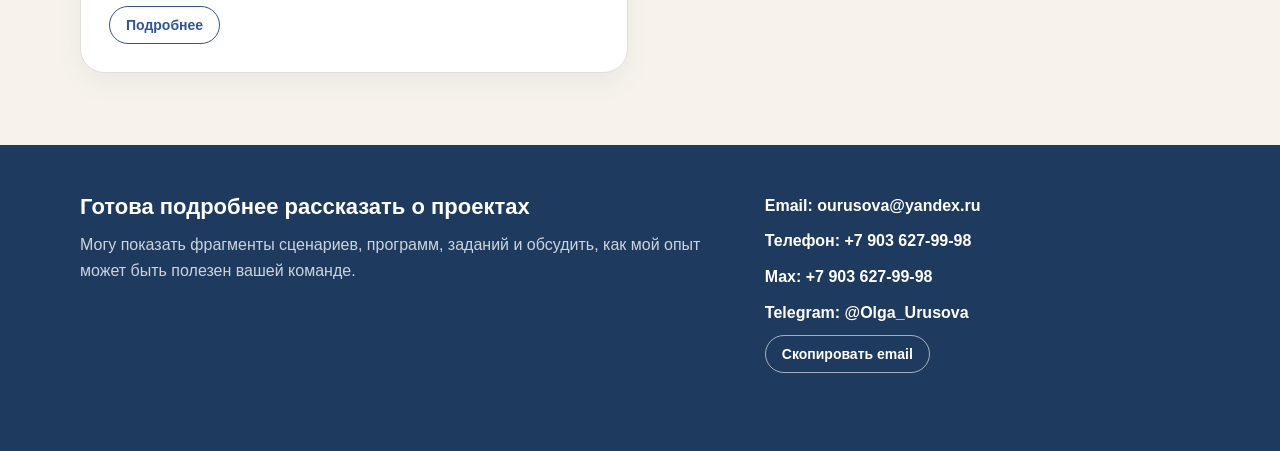
<file: portfolio.html>
<!DOCTYPE html>
<html lang="ru">
<head>
  <meta charset="UTF-8" />
  <meta name="viewport" content="width=device-width, initial-scale=1.0" />
  <meta
    name="description"
    content="Портфолио Ольги Урусовой — кейсы по разработке корпоративных, EdTech, ДПО, IT- и AI-курсов."
  />
  <title>Портфолио — Ольга Урусова</title>

  <link rel="stylesheet" href="style.css" />
</head>

<body>
  <header class="site-header">
    <div class="container header-inner">
      <a class="site-logo" href="index.html" aria-label="На главную">
        Ольга Урусова
      </a>

      <nav class="site-nav" aria-label="Основная навигация">
        <a href="index.html" class="nav-link">Резюме</a>
        <a href="portfolio.html" class="nav-link active">Портфолио</a>
        <a href="#contacts" class="nav-link">Контакты</a>
      </nav>
    </div>
  </header>

  <main>
    <section class="hero section portfolio-hero">
      <div class="container">
        <p class="eyebrow">Портфолио проектов</p>

        <h1 class="hero-title">Кейсы по разработке обучения</h1>

        <p class="hero-text">
          Проекты по корпоративному обучению, EdTech, ДПО, IT- и AI-направлениям:
          от анализа запроса и проектирования архитектуры до сценариев, практики,
          оценки и готового учебного продукта.
        </p>

        <div class="hero-actions">
          <a class="button button-primary" href="index.html">Вернуться к резюме</a>
          <a class="button button-secondary" href="#portfolio-cases">Смотреть кейсы</a>
        </div>
      </div>
    </section>

    <section class="section portfolio-section" id="portfolio-cases" aria-labelledby="portfolio-title">
      <div class="container">
        <h2 id="portfolio-title" class="section-title">Портфолио</h2>

        <div class="portfolio-filters" aria-label="Фильтр кейсов">
          <button class="filter-button active" type="button" data-filter="all">Все</button>
          <button class="filter-button" type="button" data-filter="ai">AI / EVC</button>
          <button class="filter-button" type="button" data-filter="it">IT / ИБ</button>
          <button class="filter-button" type="button" data-filter="dpo">ДПО / EdTech</button>
          <button class="filter-button" type="button" data-filter="assessment">Оценка и методология</button>
          <button class="filter-button" type="button" data-filter="corporate">Корпоративное обучение</button>
        </div>

        <div class="portfolio-grid">
          <article class="case-card" data-categories="ai corporate">
            <div class="case-header">
              <p class="case-number">Кейс 01</p>
              <h3>Enterprise Vibe Coding</h3>
            </div>

            <ul class="case-tags">
              <li>AI / EVC</li>
              <li>SCORM</li>
              <li>Корпоративное обучение</li>
              <li>Разработка демо-кейса</li>
            </ul>

            <p class="case-lead">
              Корпоративный курс о безопасной и управляемой разработке с ИИ:
              как работать с AI-агентом во внутреннем контуре компании и применять
              Enterprise Vibe Coding как понятный рабочий процесс.
            </p>


 <div class="case-key-idea">
  <p>
    <strong>Ключевая методическая идея:</strong>
    показать вайбкодинг не как хаотичное общение с ИИ, а как понятный
    enterprise-процесс — с задачей, контекстом, ограничениями, проверкой
    результата и безопасной работой в AI-среде.
  </p>
</div>


            <div class="case-details" hidden>
    <p>
  <strong>Профессиональный вызов:</strong>
  сделать новую корпоративную методологию доступной для широкой аудитории:
  снять ощущение технической сложности, объяснить логику EVC простым языком
  и показать, как ИИ-агент встраивается в рабочий процесс.
</p>

<p>
  <strong>Методическое решение:</strong>
  курс был построен вокруг сквозного демо-кейса: сначала учащиеся видели
  эталонный процесс EVC, затем самостоятельно проходили те же шаги в AI-среде
  разработки — от постановки задачи до проверки результата. Каждый этап был
  подкреплён учебным скринкастом.
</p>

<p>
  <strong>Моя роль:</strong>
  разработала концепцию курса, структуру, учебную логику, демо-кейс и сценарии
  скринкастов. Глубоко погрузилась в корпоративную методологию и техническую
  механику EVC, частично выполняя роль предметного эксперта.
</p>
              <p>
                <strong>Результат:</strong>
                5 часов, SCORM-лонгрид, демо-кейс + скринкасты.
              </p>
<div class="case-value-card">
  <p>
    <strong>Что показывает кейс:</strong>
    умение глубоко погружаться в технически сложный контент и выбирать формат под цель обучения: демо-кейс, самостоятельная работа в AI-среде и скринкасты помогали учащимся пройти Enterprise Vibe Coding как управляемый рабочий процесс.
  </p>
</div>
            </div>

            <button class="details-button" type="button">Подробнее</button>
          </article>

          <article class="case-card" data-categories="ai corporate">
            <div class="case-header">
              <p class="case-number">Кейс 02</p>
              <h3>Разработка ИИ-агентов</h3>
            </div>

            <ul class="case-tags">
              <li>AI</li>
              <li>ИИ-агенты</li>
              <li>SCORM</li>
              <li>Автоматизация процессов</li>
            </ul>

            <p class="case-lead">
              Внутренний курс для сотрудников без технического бэкграунда: от понимания ИИ-агентов, мультиагентных систем и RAG — к созданию агента внутри корпоративного контура по установленному процессу компании.
            </p>
<div class="case-key-idea">
  <p>
    <strong>Ключевая методическая идея:</strong>
    объяснить ИИ-агентов не через техническую теорию, а через реальные
    рабочие задачи компании — как увидеть процесс, выбрать сценарий
    автоматизации и описать агента, который может помочь в работе.
  </p>
</div>

<div class="case-summary">

         

            <div class="case-details" hidden>
              <p>
                <strong>Профессиональный вызов:</strong>
                сложность была в том, чтобы сделать тему ИИ-агентов понятной для любой бизнес-аудитории: объяснить архитектуру агента, контекст, инструменты, мультиагентность и RAG без перегруза техническими деталями.
              </p>
              <p>
                <strong>Методическое решение:</strong>
                курс был выстроен как путь от понимания к применению: что такое ИИ-агент → какие задачи можно автоматизировать → как агент работает с данными и контекстом → как выбрать готового агента → как адаптировать его под задачу внутри корпоративного процесса.
              </p>
              <p>
                <strong>Моя роль:</strong>
                разработала концепцию курса, структуру модулей, образовательную логику, сценарии интерактивного лонгрида, практические задания на распознавание задач для автоматизации и шаблон дизайна ИИ-агента на основе реальных задач компании.
              </p>
              <p>
                <strong>Результат:</strong>
                3 часа, SCORM-лонгрид, шаблон описания ИИ-агента, задачи из рабочего контекста.
              </p>
 <div class="case-value-card">
  <p>
    <strong>Что показывает кейс:</strong>
    умение переводить новую и технически сложную AI-тему в понятный
    корпоративный курс для широкой аудитории: соединять доступное объяснение,
    реальные бизнес-задачи, внутренний процесс компании и практический выход —
    описание собственного ИИ-агента.
  </p>
</div>
            </div>

            <button class="details-button" type="button">Подробнее</button>
          </article>

          <article class="case-card" data-categories="assessment ai corporate">
            <div class="case-header">
              <p class="case-number">Кейс 03</p>
              <h3>Методология оценки 4К-компетенций</h3>
            </div>

            <ul class="case-tags">
              <li>Оценка</li>
              <li>4К</li>
              <li>AI-сервис</li>
              <li>Мультиагентная система</li>
            </ul>

            <p class="case-lead">
              Методологическая основа для мультиагентного сервиса оценки 4К: от модели компетенций и персонализированных рабочих кейсов до логики оценки ответов и формирования обратной связи.
            </p>
<div class="case-key-idea">
  <p>
    <strong>Ключевая методическая идея:</strong>
    оценивать 4К через решение персонализированных рабочих кейсов — как человек
    анализирует ситуацию, выбирает действие, аргументирует позицию и учитывает контекст.
  </p>
</div>


            <div class="case-details" hidden>
            <div class="case-summary">
              <p>
                <strong>Профессиональный вызов:</strong>
                превратить модель 4К в рабочую методологию для будущего AI-сервиса: разложить компетенции на навыки, уровни и индикаторы, а затем связать их с кейсами, оценкой ответов и обратной связью.
              </p>
              <p>
                <strong>Методическое решение:</strong>
                система получает данные о роли, обязанностях и рабочем контексте пользователя, формирует близкие к его практике кейсы, оценивает ответы через модель 4К и собирает персональную обратную связь.
              </p>

            </div>
              <p>
                <strong>Моя роль:</strong>
                спроектировала методологию оценки 4К, принципы создания персонализированных кейсов, логику оценки ответов и структуру обратной связи. Собрала методическую основу, на которой можно проектировать мультиагентную систему сервиса.
              </p>
              <p>
                <strong>Результат:</strong>
                Модель оценки 4к, персонализированные кейсы, логика AI-сервиса.
              </p>
 <div class="case-value-card">
  <p>
    <strong>Что показывает кейс:</strong>
    умение проектировать методологию для AI-сервиса: связывать модель
    компетенций, персонализированные кейсы, оценку ответов и обратную связь
    в основу мультиагентной системы.
  </p>
</div>
            </div>

            <button class="details-button" type="button">Подробнее</button>
          </article>

          <article class="case-card" data-categories="it corporate">
            <div class="case-header">
              <p class="case-number">Кейс 04</p>
              <h3>Безопасная разработка</h3>
            </div>

            <ul class="case-tags">
              <li>IT / ИБ</li>
              <li>SCORM</li>
              <li>Разработчики</li>
              <li>7 языков программирования</li>
            </ul>

<div class="case-key-idea">
  <p>
    <strong>Ключевая методическая идея:</strong>
    перевести экспертные материалы по безопасной разработке в рабочую
    траекторию разработчика — от понимания риска до распознавания уязвимости
    в коде и выбора безопасной практики.
  </p>
</div>

            <div class="case-details" hidden>
              <p>
                <strong>Профессиональный вызов:</strong>
                превратить разрозненную ИБ-экспертизу по 7 языкам программирования в единый курс, который остаётся технически точным и понятным для самостоятельного прохождения.
              </p>
              <p>
                <strong>Методическое решение:</strong>
                курс выстроен не как справочникпо уязвимостям, а как логика применения: риски → типовые уязвимости → специфика языка → безопасные практики → закрепление через контрольные точки.
              </p>
              <p>
                <strong>Моя роль:</strong>
                спроектировала структуру курса, сценарную подачу, логику модулей,
                контрольные точки, материалы для сборки и методические требования к SCORM-реализации.
              </p>

              <p>
                <strong>Результат:</strong>
                56 часов, SCORM-лонгрид, 7 модулей на 7 языках программирования, 1000+ участников.
              </p>
<div class="case-value-card">
  <p>
    <strong>Что показывает кейс:</strong>
    умение переводить сложную техническую экспертизу в масштабируемый учебный
    продукт: сохранять содержательную точность, выстраивать понятную
    образовательную логику и проектировать курс для самостоятельного прохождения.
  </p>
</div>
            </div>

            <button class="details-button" type="button">Подробнее</button>
          </article>

          <article class="case-card" data-categories="it corporate">
            <div class="case-header">
              <p class="case-number">Кейс 05</p>
              <h3>Security Champions</h3>
            </div>

            <ul class="case-tags">
              <li>IT / ИБ</li>
              <li>Сторителлинг</li>
              <li>SCORM</li>
              <li>Корпоративное обучение</li>
            </ul>

            <p class="case-lead">
              Корпоративный слайдовый курс для разработчиков, которые хотят усилить
              экспертизу в информационной безопасности и перейти к роли Security Champion.
            </p>
<div class="case-key-idea">
  <p>
    <strong>Ключевая методическая идея:</strong>
    не просто объяснить основы ИБ, а вовлечь разработчика в роль Security Champion —
    через путь участника команды героев, миссии по темам курса и постепенное
    усиление профессиональной ответственности.
  </p>
</div>


            <div class="case-details" hidden>
              <p>
                <strong>Профессиональный вызов:</strong>
                сделать базовый курс по информационной безопасности не формальным обучением, а мотивирующей траекторией для разработчиков, которые могут стать проводниками безопасной разработки в своих командах.
              </p>
              <p>
                <strong>Методическое решение:</strong>
                курс ввыстроен как сторителлинг: учащийся присоединяется к команде героев Security Champions и проходит с ними миссии — от базовых принципов ИБ к практикам, которые помогают замечать риски и влиять на качество разработки.
              </p>
             
 <p>
                <strong>Моя роль:</strong>
                разработала концепцию курса, сценарную рамку с миссиями, логику прохождения тем, адаптацию сложного ИБ-содержания “простым языком” и методическую структуру для SCORM-реализации.
              </p>
              <p>
                <strong>Результат:</strong>
                25 часов, SCORM-слайды, 1000+ участников.
              </p>
             <div class="case-value-card">
  <p>
    <strong>Что показывает кейс:</strong>
    умение создавать сторителлинг, который не отвлекает от содержания,
    а помогает понять сложную тему, удерживает внимание и мотивирует
    разработчиков примерить на себя роль Security Champion.
  </p>
</div>
            </div>

            <button class="details-button" type="button">Подробнее</button>
          </article>

          <article class="case-card" data-categories="it corporate">
            <div class="case-header">
              <p class="case-number">Кейс 06</p>
              <h3>Базовые знания Linux</h3>
            </div>

            <ul class="case-tags">
              <li>IT</li>
              <li>LMS</li>
              <li>SAP Enable</li>
              <li>Интерактивный курс</li>
            </ul>

            <p class="case-lead">
              Асинхронный интерактивный курс для администраторов: оот базовой логики Linux до работы с командами на написания скриптов, сверстаннный в LMS заказчика.
            </p>
<div class="case-key-idea">
  <p>
    <strong>Ключевая методическая идея:</strong>
    превратить большой объём технического материала в пошаговый интерактивный
    курс, где слушатель не только читает теорию, но видит выполнение действий,
    работает с командами и закрепляет логику администрирования.
  </p>
</div>


            <div class="case-details" hidden>
              <p>
                <strong>Профессиональный вызов:</strong>
                в короткий срок спроектировать и собрать объёмный технический курс под LMS заказчика: быстро разобраться в незнакомой системе SAP Enable, адаптировать материалы под её логику и внести готовый курс в среду обучения.
              </p>
              <p>
                <strong>Методическое решение:</strong>
                курс на модули и подмодули по принципу “понять → увидеть → повторить → проверить”: объяснение темы, листинги команд, скринкасты с демонстрацией действий, интерактивные слайды и промежуточные тестирования.
              </p>

              <p>
                <strong>Моя роль:</strong>
                спроектировала структуру курса, сценарии интерактивных слайдов, скринкасты, листинги, промежуточные и итоговое тестирование; освоила SAP Enable и внесла курс в LMS заказчика.
              </p>
              <p>
                <strong>Результат:</strong>
                40 часов, 6 модулей, 24 подмодуля, 300+ слайдов, 39 скринкастов.
              </p>
<div class="case-value-card">
  <p>
    <strong>Что показывает кейс:</strong>
    умение быстро входить в новую техническую тему и незнакомую LMS,
    работать с большим объёмом материала и доводить курс до готового
    интерактивного продукта: сценарии, скринкасты, листинги, тесты
    и размещение в системе обучения.
  </p>
</div>
            </div>

            <button class="details-button" type="button">Подробнее</button>
          </article>

          <article class="case-card" data-categories="dpo">
            <div class="case-header">
              <p class="case-number">Кейс 07</p>
              <h3>Финансовый аналитик</h3>
            </div>

            <ul class="case-tags">
              <li>ДПО / EdTech</li>
              <li>Финансы</li>
              <li>Компетентностный подход</li>
              <li>Дипломный проект</li>
            </ul>

            <p class="case-lead">
              6-месячная ДПО-программа для освоения профессии финансового аналитика:
              от анализа рынка и требований к роли до матрицы компетенций, практики
              и дипломного проекта.
            </p>

<div class="case-key-idea">
  <p>
    <strong>Ключевая методическая идея:</strong>
    спроектировать курс от реальной
    профессиональной роли — какие задачи решает финансовый аналитик,
    какие компетенции нужны рынку и как студент сможет доказать их
    через практику и диплом.
  </p>
</div>


            <div class="case-details" hidden>
              <p>
                <strong>Профессиональный вызов:</strong>
                создать программу обучения профессии на основе большой продуктовой проработки: анализа рынка, конкурентов, требований к вакансии, custdev и обсуждений с экспертами финансового рынка.
              </p>
              <p>
                <strong>Методическое решение:</strong>
                на основе исследования была собрана матрица компетенций финансового аналитика, а затем выстроена логика курса: профессиональные задачи → необходимые знания и инструменты → практические задания → дипломный проект → критерии оценки результата.
              </p>

              <p>
                <strong>Моя роль:</strong>
                участвовала в исследовании рынка и требований к роли, работала с экспертами, разработала матрицу компетенций, структуру 6-месячной программы, практику, логику дипломной работы и рубрикатор оценки.
              </p>
              <p>
                <strong>Результат:</strong>
                6 месяцев, практика, дипломный проект, рубрикатор оценки.
              </p>
 <div class="case-value-card">
  <p>
    <strong>Что показывает кейс:</strong>
    владение продуктовым и компетентностным подходами к разработке обучения — от анализа рынка, вакансий и реальных задач профессии до модели компетенций, практики, дипломного проекта и цельной ДПО-программы.
  </p>
</div>
            </div>

            <button class="details-button" type="button">Подробнее</button>
          </article>

          <article class="case-card" data-categories="dpo">
            <div class="case-header">
              <p class="case-number">Кейс 08</p>
              <h3>Профессия Бухгалтер</h3>
            </div>

            <ul class="case-tags">
              <li>ДПО / EdTech</li>
              <li>Бухгалтерия</li>
              <li>1С</li>
              <li>Компетентностный подход</li>
            </ul>

            <p class="case-lead">
              7-месячная ДПО-программа для освоения профессии бухгалтера:
              от ручного учета и логики бухгалтерских операций до работы в 1С,
              финансовой отчетности и дипломного проекта.
            </p>
<div class="case-key-idea">
  <p>
    <strong>Ключевая методическая идея:</strong>
    учить бухгалтерии не как набору правил и проводок, а через логику
    реальной работы бухгалтера — от первичных операций и учета до подготовки
    налоговой, бухгалтерской и кадровой отчетности.
  </p>
</div>
<div class="case-result-note">
  <p>
    Курс вошёл в число лучших в компании по бизнес-результатам, NPS/CSI
    и отзывам студентов.
  </p>
</div>

            <div class="case-details" hidden>
              <p>
                <strong>Профессиональный вызов:</strong>
                спроектировать обучение профессии, где содержание быстро меняется: бухгалтерский, кадровый и налоговый учет требуют регулярных обновлений, а студенту важно не только знать правила, но и понимать, как применять их в рабочем процессе.
              </p>
              <p>
                <strong>Методическое решение:</strong>
                в ооснову курса был заложен сквозной кейс реальной работы бухгалтера: на нём студенты отрабатывали операции по разным видам учета, работу в 1С и подготовку отчетности. Модуль 1С был встроен в программу с возможностью получения сертификата 1С.
              </p>
              <p>
                <strong>Моя роль:</strong>
                разработала структуру программы на основе анализа рынка и компетентностного подхода, спроектировала практику, сквозной бухгалтерский кейс, дипломный проект, логику оценки и обновляемую структуру курса с учетом изменений в учете и отчетности.
              </p>
              <p>
                <strong>Результат:</strong>
                7 месяцев, сковзной кейс с отработкой в 1С, дипломный проект, рубрикатор оценки.
              </p>
              <div class="case-value-card">
  <p>
    <strong>Что показывает кейс:</strong>
    умение проектировать профессиональное обучение в предметной области
    с высокой регуляторной изменчивостью: связывать теорию, 1С, реальные
    бухгалтерские операции, отчетность, практику и диплом в цельную траекторию
    освоения профессии.
  </p>
</div>
            </div>

            <button class="details-button" type="button">Подробнее</button>
          </article>
          <article class="case-card" data-categories="ai corporate">
            <div class="case-header">
              <p class="case-number">Кейс 09</p>
              <h3>EVC в производственном процессе</h3>
            </div>

            <ul class="case-tags">
              <li>AI / EVC</li>
              <li>SCORM</li>
              <li>Enterprise Vibe Coding</li>
              <li>Производственный процесс</li>
            </ul>

            <p class="case-lead">
              Цикл из двух корпоративных курсов по внутренней методологии применения EVC:
              от понимания производственного процесса до практической работы ИИ-инженера
              в AI-среде с оркестратором.
            </p>

            <div class="case-key-idea">
              <p>
                <strong>Ключевая методическая идея:</strong>
                превратить техническую методологию EVC в понятный процесс работы ИИ-инженера — что происходит на каждом этапе процесса, какие артефакты появляются и где человек принимает решение.
              </p>
            </div>

            <div class="case-details" hidden>
              <p>
                <strong>Профессиональный вызов:</strong>
                В короткие сроки нужно было погрузиться в сложную внутреннюю методологию,
                разработанную компанией для собственного производственного процесса,
                и объяснить её так, чтобы ИИ-инженер понимал зачем нужен каждый этап
                и какую роль в нём выполняет человек.
              </p>

              <p>
                <strong>Методическое решение:</strong>
                Первый курс был спроектирован как навигация по методологии
                производственного процесса. Через демо-кейс учащиеся видели,
                как устроена логика работы. Второй курс стал практическим продолжением:
                учащиеся учились применять эту методологию в AI-среде разработки
                и работать с оркестратором как инструментом управления агентным процессом.
              </p>

              <p>
                <strong>Моя роль:</strong>
                Быстро разобралась в сложной внутренней методологии, выбрала формат
                обучения под задачу заказчика, выстроила связку из двух курсов,
                разработала учебную логику, в которой даже теоретическая часть
                показывалась через практическое применение.
              </p>

              <p>
                <strong>Результат:</strong>
                2 курса, методология + практика, демо-кейс + работа с оркестратором,
                AI-среда разработки, оркестратор.
              </p>

              <div class="case-value-card">
                <p>
                  <strong>Что показывает кейс:</strong>
                  Умение в короткие сроки переводить сложную техническую методологию
                  в понятное прикладное обучение, которое помогает не просто разобраться
                  в процессе, а начать применять его в работе.
                </p>
              </div>
            </div>

            <button class="details-button" type="button">Подробнее</button>
          </article>
          <article class="case-card" data-categories="it corporate">
            <div class="case-header">
              <p class="case-number">Кейс 10</p>
              <h3>Обучение продукту на основе OpenStack</h3>
            </div>

            <ul class="case-tags">
              <li>Гибрид</li>
              <li>Смешанное обучение</li>
              <li>Облачные технологии</li>
              <li>Вебинары</li>
              <li>Лабораторные работы</li>
            </ul>

            <p class="case-lead">
              Гибридный технический курс по облачным технологиям: теория на вебинарах,
              методические материалы для самостоятельной работы и практика на виртуальных
              стендах.
            </p>

            <div class="case-key-idea">
              <p>
                <strong>Ключевая методическая идея:</strong>
                бесшовно связать теорию, учебные материалы и практику на виртуальных
                стендах, чтобы слушатель не просто познакомился с продуктом, а поэтапно
                освоил работу с ним через реальные действия.
              </p>
            </div>

            <div class="case-details" hidden>
              <p>
                <strong>Профессиональный вызов:</strong>
                спроектировать практическое обучение по новому техническому продукту:
                перевести экспертное знание в учебную траекторию и обеспечить переход
                от объяснения возможностей нового продукта к самостоятельной работе
                на стенде.
              </p>

              <p>
                <strong>Методическое решение:</strong>
                курс был выстроен как связка “разобраться → увидеть демонстрацию →
                выполнить на стенде”: каждый модуль соединял вебинарную теорию,
                развернутое пособие для учащихся и лабораторную работу для отработки
                навыка.
              </p>

              <p>
                <strong>Моя роль:</strong>
                разработала структуру 17 учебных модулей, подготовила презентации
                для вебинаров, развернутые методические материалы для учащихся
                и лабораторные работы для практики на виртуальных стендах.
              </p>

              <p>
                <strong>Результат:</strong>
                40 часов, 17 модулей, 14 лабораторных, 140+ участников.
              </p>

              <div class="case-value-card">
                <p>
                  <strong>Что показывает кейс:</strong>
                  умение проектировать гибридное и смешанное техническое обучение:
                  бесшовно соединять вебинары, самостоятельные материалы и практику
                  на виртуальных стендах в цельный учебный опыт.
                </p>
              </div>
            </div>

            <button class="details-button" type="button">Подробнее</button>
          </article>
          <article class="case-card" data-categories="it corporate">
            <div class="case-header">
              <p class="case-number">Кейс 11</p>
              <h3>Продажи облачных IT-решений</h3>
            </div>

            <ul class="case-tags">
              <li>SCORM</li>
              <li>Облачные продукты</li>
              <li>IT-продажи</li>
              <li>Лабораторные работы</li>
              <li>Клиентский кейс</li>
            </ul>

            <p class="case-lead">
              Корпоративная программа для sales-менеджеров: сложные облачные продукты
              были адаптированы под уровень продаж, связаны с процессом продажи
              IT-решений и доведены до итоговой оценки через защиту реального
              клиентского кейса.
            </p>

            <div class="case-key-idea">
              <p>
                <strong>Ключевая методическая идея:</strong>
                перевести сложный облачный продукт в рабочую логику продаж — чтобы
                менеджер понимал решение, видел клиентскую задачу, аргументировал
                ценность и мог защитить предложение по реальному клиентскому кейсу.
              </p>
            </div>

            <div class="case-details" hidden>
              <p>
                <strong>Профессиональный вызов:</strong>
                нужно было не просто обучить менеджеров облачным продуктам и их продаже,
                а показать руководству их реальный уровень: как они понимают продукт,
                ведут продажу сложного IT-решения, аргументируют ценность и работают
                с возражениями.
              </p>

              <p>
                <strong>Методическое решение:</strong>
                программа была собрана как путь от продукта к клиентскому решению:
                сначала менеджеры изучали облачные продукты и отрабатывали их
                в лабораторных заданиях, затем разбирали продажи каждого решения,
                а в финале готовили диплом по реальной работе с клиентом и защищали
                его перед руководством.
              </p>

              <p>
                <strong>Моя роль:</strong>
                разработала концепцию и структуру программы, адаптировала сложные
                облачные продукты под sales-аудиторию и выступала в двойной роли —
                как методист и эксперт по продажам. Связала продуктовую часть,
                процесс продажи, работу с возражениями и итоговую оценку менеджеров.
              </p>

              <p>
                <strong>Результат:</strong>
                16 часов теории, месяц практики, продукт + продажи + практика,
                защита реального клиентского кейса.
              </p>

              <div class="case-value-card">
                <p>
                  <strong>Что показывает кейс:</strong>
                  умение превращать асинхронный курс в практическую подготовку
                  к реальным продажам: от понимания сложного IT-продукта —
                  к аргументации, работе с возражениями и готовым действиям
                  в клиентском диалоге.
                </p>
              </div>
            </div>

            <button class="details-button" type="button">Подробнее</button>
          </article>

          <article class="case-card" data-categories="corporate">
            <div class="case-header">
              <p class="case-number">Кейс 12</p>
              <h3>Кодекс делового поведения</h3>
            </div>

            <ul class="case-tags">
              <li>Вайбкодинг</li>
              <li>Интерактивный лонгрид</li>
              <li>Деловая этика</li>
              <li>Сценарное обучение</li>
              <li>ИИ в разработке курса</li>
            </ul>

            <p class="case-lead">
              Интерактивный курс о деловой этике, построенный как сценарная история:
              сотрудники разбирают рабочие ситуации, принимают решения и видят,
              как положения Кодекса проявляются в реальной практике.
            </p>

            <div class="case-key-idea">
              <p>
                <strong>Ключевая методическая идея:</strong>
                не объяснять Кодекс как набор правил, а поставить сотрудника
                в ситуацию выбора — чтобы смысл нормы раскрывался через решение,
                последствия и разбор рабочей дилеммы.
              </p>
            </div>

            <div class="case-details" hidden>
              <p>
                <strong>Профессиональный вызов:</strong>
                на входе был формальный корпоративный документ, который должны
                изучить все сотрудники. Главный риск — получить типовой курс:
                прочитать, пройти тест и забыть. Нужно было сделать так, чтобы
                курс не просто фиксировал правила, а помогал сотруднику узнавать
                этические риски в рабочих ситуациях и принимать осознанные решения.
              </p>

              <p>
                <strong>Методическое решение:</strong>
                вместо объяснения правил была создана сценарная логика:
                ситуация → выбор → последствия → разбор нормы Кодекса. Так сотрудник
                не заучивает правило, а понимает, как оно работает в реальной
                рабочей ситуации.
              </p>

              <p>
                <strong>Моя роль:</strong>
                спроектировала концепцию, структуру, героев и сценарную механику
                курса. Разработала истории в художественном стиле и использовала
                ИИ как профессиональный инструмент: для анализа дилемм, поиска
                сценарных решений, редакторской доработки и проверки слабых мест.
              </p>

              <p>
                <strong>Результат:</strong>
                интерактивный лонгрид, герои + выбор + последствия, разбор норм Кодекса.
              </p>

              <div class="case-value-card">
                <p>
                  <strong>Что показывает кейс:</strong>
                  умение использовать ИИ как профессиональный инструмент сценарной
                  разработки: усиливать анализ, драматургию и редактуру, сохраняя
                  авторский контроль и точность методического смысла.
                </p>
              </div>
            </div>

            <button class="details-button" type="button">Подробнее</button>
          </article>
          <article class="case-card" data-categories="dpo">
            <div class="case-header">
              <p class="case-number">Кейс 13</p>
              <h3>Финансовый директор</h3>
            </div>

            <ul class="case-tags">
              <li>ДПО</li>
              <li>EdTech</li>
              <li>Финансы</li>
              <li>PRO-уровень</li>
              <li>Разные траектории</li>
              <li>Сквозной проект</li>
            </ul>

            <p class="case-lead">
              3-месячная PRO-программа для финансовых специалистов: единая
              траектория обучения с разным уровнем входа, практикой управленческих
              задач и сквозным проектом.
            </p>

            <div class="case-key-idea">
              <p>
                <strong>Ключевая методическая идея:</strong>
                спроектировать PRO-курс для участников с разным уровнем подготовки —
                сначала привести их к единой базе знаний, а затем провести через общую
                траекторию задач финансового директора с разными уровнями сложности.
              </p>
            </div>

            <div class="case-details" hidden>
              <p>
                <strong>Профессиональный вызов:</strong>
                создать практико-ориентированный курс для сложной управленческой роли:
                в ходе исследования были выявлены 3 группы аудитории с разным уровнем
                подготовки, опытом и ожиданиями от программы.
              </p>

              <p>
                <strong>Методическое решение:</strong>
                курс был построен в миксовом подходе: от задач финансового директора
                и от опыта слушателей. На старте была заложена входная диагностика
                и выравнивающий блок. После этого участники переходили к общей
                PRO-траектории: задачи финансового директора, сквозной проект и два
                варианта выполнения — на учебной ситуации или на собственном рабочем кейсе.
              </p>

              <p>
                <strong>Моя роль:</strong>
                спроектировала архитектуру курса, образовательную среду, путь студента,
                входное тестирование, логику сквозного проекта, методические сессии
                и систему сопровождения для участников с разным уровнем подготовки.
              </p>

              <p>
                <strong>Результат:</strong>
                3 месяца, 3 уровня входа, диагностика + сквозной проект.
              </p>

              <div class="case-value-card">
                <p>
                  <strong>Что показывает кейс:</strong>
                  умение проектировать курсы уровня PRO: работать с неоднородной
                  аудиторией, создавать разные траектории внутри единого потока
                  и переводить сложную управленческую роль в систему практики,
                  диагностики, сопровождения и оценки результата.
                </p>
              </div>
            </div>

            <button class="details-button" type="button">Подробнее</button>
          </article>

        </div>
      </div>
    </section>
  </main>

  <footer class="site-footer" id="contacts">
    <div class="container footer-inner">
      <div>
        <h2 class="footer-title portfolio-footer-title">Готова подробнее рассказать о проектах</h2>
        <p>
          Могу показать фрагменты сценариев, программ, заданий и обсудить,
          как мой опыт может быть полезен вашей команде.
        </p>
      </div>

     <address class="contacts-list portfolio-contacts-list">
  <p>
    <a href="mailto:ourusova@yandex.ru">
      <strong>Email:</strong> ourusova@yandex.ru
    </a>
  </p>

  <p>
    <a href="tel:+79036279998">
      <strong>Телефон:</strong> +7 903 627-99-98
    </a>
  </p>

  <p>
    <a href="https://max.ru/" target="_blank" rel="noopener noreferrer">
      <strong>Max:</strong> +7 903 627-99-98
    </a>
  </p>

  <p>
    <a href="https://t.me/Olga_Urusova" target="_blank" rel="noopener noreferrer">
      <strong>Telegram:</strong> @Olga_Urusova
    </a>
  </p>

  <button class="copy-email-button" type="button" data-email="ourusova@yandex.ru">
    Скопировать email
  </button>

  <span class="copy-email-status" aria-live="polite"></span>
</address>
    </div>
  </footer>

  <script src="script.js"></script>
</body>
</html>
</file>
<file: style.css>
/* =========================
   Базовые настройки
========================= */

* {
  box-sizing: border-box;
}

html {
  scroll-behavior: smooth;
}

body {
  margin: 0;
  font-family: Inter, Arial, sans-serif;
  color: #1f2933;
  background: #f7f3ec;
  line-height: 1.6;
}

a {
  color: inherit;
  text-decoration: none;
}

p {
  margin-top: 0;
}

.container {
  width: min(1120px, calc(100% - 40px));
  margin: 0 auto;
}

.narrow-container {
  width: min(860px, calc(100% - 40px));
}

.section {
  padding: 72px 0;
}

.section-title {
  margin: 0 0 28px;
  font-size: 32px;
  line-height: 1.2;
  color: #1f3a5f;
}

.muted {
  color: #5b6470;
}

/* =========================
   Шапка сайта
========================= */

.site-header {
  position: sticky;
  top: 0;
  z-index: 10;
  background: rgba(247, 243, 236, 0.95);
  border-bottom: 1px solid #e2ded7;
  backdrop-filter: blur(8px);
}

.header-inner {
  min-height: 72px;
  display: flex;
  align-items: center;
  justify-content: space-between;
  gap: 24px;
}

.site-logo {
  font-weight: 700;
  color: #1f3a5f;
  letter-spacing: 0.02em;
}

.site-nav {
  display: flex;
  align-items: center;
  gap: 20px;
}

.nav-link {
  font-size: 15px;
  color: #5b6470;
  transition: color 0.2s ease;
}

.nav-link:hover {
  color: #2f5597;
}

/* =========================
   Первый экран
========================= */

.hero {
  padding: 96px 0 80px;
}

.hero-inner {
  display: grid;
  grid-template-columns: minmax(0, 1.5fr) minmax(280px, 0.8fr);
  gap: 48px;
  align-items: center;
}

.eyebrow {
  margin-bottom: 16px;
  color: #2f5597;
  font-weight: 700;
  letter-spacing: 0.04em;
  text-transform: uppercase;
  font-size: 13px;
}

.hero-title {
  margin: 0 0 12px;
  font-size: clamp(42px, 6vw, 72px);
  line-height: 1;
  color: #1f3a5f;
}

.hero-subtitle {
  margin-bottom: 20px;
  font-size: 24px;
  line-height: 1.35;
  color: #2f5597;
  font-weight: 600;
}

.hero-text {
  max-width: 720px;
  margin-bottom: 32px;
  font-size: 19px;
  color: #1f2933;
}

.hero-actions {
  display: flex;
  flex-wrap: wrap;
  gap: 14px;
}

.button {
  display: inline-flex;
  align-items: center;
  justify-content: center;
  min-height: 46px;
  padding: 12px 20px;
  border-radius: 999px;
  font-weight: 700;
  transition: transform 0.2s ease, background 0.2s ease, color 0.2s ease;
}

.button:hover {
  transform: translateY(-1px);
}

.button-primary {
  background: #2f5597;
  color: #ffffff;
}

.button-primary:hover {
  background: #1f3a5f;
}

.button-secondary {
  background: #ffffff;
  color: #2f5597;
  border: 1px solid #e2ded7;
}

.button-secondary:hover {
  border-color: #29a0ac;
  color: #1f3a5f;
}

.hero-aside {
  display: grid;
  gap: 16px;
}

.hero-card {
  padding: 24px;
  background: #ffffff;
  border: 1px solid #e2ded7;
  border-radius: 24px;
  box-shadow: 0 14px 36px rgba(31, 58, 95, 0.08);
}

.hero-card-label {
  display: block;
  margin-bottom: 8px;
  color: #29a0ac;
  font-size: 13px;
  font-weight: 700;
  text-transform: uppercase;
  letter-spacing: 0.04em;
}

.hero-card strong {
  font-size: 20px;
  color: #1f3a5f;
}

/* =========================
   Карточки
========================= */

.cards-grid {
  display: grid;
  gap: 20px;
}

.cards-grid-four {
  grid-template-columns: repeat(4, minmax(0, 1fr));
}

.cards-grid-two {
  grid-template-columns: repeat(2, minmax(0, 1fr));
}

.accent-card,
.result-card,
.expertise-card,
.education-card,
.split-card {
  background: #ffffff;
  border: 1px solid #e2ded7;
  border-radius: 22px;
  padding: 24px;
  box-shadow: 0 10px 28px rgba(31, 58, 95, 0.06);
}

.accent-card h3,
.expertise-card h3,
.education-card h3,
.split-card h3 {
  margin: 0 0 10px;
  color: #1f3a5f;
  font-size: 20px;
  line-height: 1.3;
}

.accent-card p,
.result-card p,
.expertise-card p,
.education-card p,
.split-card p {
  margin-bottom: 0;
  color: #5b6470;
}

.result-card {
  border-left: 5px solid #29a0ac;
}

/* =========================
   Профиль
========================= */

.text-block {
  padding: 32px;
  background: #ffffff;
  border: 1px solid #e2ded7;
  border-radius: 24px;
  box-shadow: 0 10px 28px rgba(31, 58, 95, 0.06);
}

.text-block p:last-child {
  margin-bottom: 0;
}

/* =========================
   Опыт работы
========================= */

.timeline {
  display: grid;
  gap: 18px;
}

.timeline-item {
  display: grid;
  grid-template-columns: 240px minmax(0, 1fr);
  gap: 24px;
  padding: 24px;
  background: #ffffff;
  border: 1px solid #e2ded7;
  border-radius: 22px;
  box-shadow: 0 10px 28px rgba(31, 58, 95, 0.06);
}

.timeline-date {
  color: #2f5597;
  font-weight: 700;
}

.timeline-content h3 {
  margin: 0 0 6px;
  color: #1f3a5f;
  font-size: 22px;
}

.role {
  margin-bottom: 12px;
  color: #29a0ac;
  font-weight: 700;
}

.timeline-content p:last-child {
  margin-bottom: 0;
  color: #5b6470;
}

/* =========================
   Тематики и инструменты
========================= */

.split-layout {
  display: grid;
  grid-template-columns: repeat(2, minmax(0, 1fr));
  gap: 24px;
}

.tag-list {
  display: flex;
  flex-wrap: wrap;
  gap: 10px;
  padding: 0;
  margin: 0;
  list-style: none;
}

.tag-list li {
  padding: 8px 12px;
  background: #f7f3ec;
  border: 1px solid #e2ded7;
  border-radius: 999px;
  color: #1f2933;
  font-size: 14px;
}

/* =========================
   Подвал / контакты
========================= */

.site-footer {
  padding: 48px 0;
  color: #ffffff;
  background: #1f3a5f;
}

.footer-inner {
  display: grid;
  grid-template-columns: minmax(0, 1.2fr) minmax(280px, 0.8fr);
  gap: 32px;
  align-items: start;
}

.footer-title {
  margin: 0 0 12px;
  font-size: 28px;
}

.site-footer p {
  margin-bottom: 0;
  color: rgba(255, 255, 255, 0.78);
}

.contacts-list {
  display: grid;
  gap: 10px;
  font-style: normal;
}

.contacts-list a {
  color: #ffffff;
  font-weight: 700;
}

.contacts-list a:hover {
  color: #9be3ea;
}

/* =========================
   Адаптация под планшет
========================= */

@media (max-width: 960px) {
  .hero-inner {
    grid-template-columns: 1fr;
  }

  .cards-grid-four {
    grid-template-columns: repeat(2, minmax(0, 1fr));
  }

  .timeline-item {
    grid-template-columns: 1fr;
  }

  .timeline-date {
    margin-bottom: -8px;
  }
}

/* =========================
   Адаптация под телефон
========================= */

@media (max-width: 640px) {
  .container,
  .narrow-container {
    width: min(100% - 28px, 1120px);
  }

  .section {
    padding: 48px 0;
  }

  .header-inner {
    min-height: auto;
    padding: 16px 0;
    flex-direction: column;
    align-items: flex-start;
  }

  .site-nav {
    width: 100%;
    flex-wrap: wrap;
    gap: 12px;
  }

  .nav-link {
    font-size: 14px;
  }

  .hero {
    padding: 56px 0 48px;
  }

  .hero-subtitle {
    font-size: 20px;
  }

  .hero-text {
    font-size: 17px;
  }

  .hero-actions {
    flex-direction: column;
    align-items: stretch;
  }

  .button {
    width: 100%;
  }

  .cards-grid-four,
  .cards-grid-two,
  .split-layout,
  .footer-inner {
    grid-template-columns: 1fr;
  }

  .section-title {
    font-size: 26px;
  }

  .accent-card,
  .result-card,
  .expertise-card,
  .education-card,
  .split-card,
  .text-block,
  .timeline-item,
  .hero-card {
    padding: 20px;
    border-radius: 18px;
  }
}

/* =========================
   Портфолио
========================= */

.portfolio-hero {
  padding-bottom: 56px;
}

.portfolio-section {
  padding-top: 48px;
}

.portfolio-filters {
  display: flex;
  flex-wrap: wrap;
  gap: 12px;
  margin-bottom: 32px;
}

.filter-button {
  padding: 10px 16px;
  border: 1px solid #e2ded7;
  border-radius: 999px;
  background: #ffffff;
  color: #1f2933;
  font-family: inherit;
  font-size: 14px;
  font-weight: 700;
  cursor: pointer;
  transition: background 0.2s ease, color 0.2s ease, border-color 0.2s ease;
}

.filter-button:hover {
  border-color: #29a0ac;
  color: #1f3a5f;
}

.filter-button.active {
  background: #2f5597;
  color: #ffffff;
  border-color: #2f5597;
}

.portfolio-grid {
  display: grid;
  grid-template-columns: repeat(2, minmax(0, 1fr));
  gap: 24px;
}

.case-card {
  display: flex;
  flex-direction: column;
  gap: 18px;
  padding: 28px;
  background: #ffffff;
  border: 1px solid #e2ded7;
  border-radius: 24px;
  box-shadow: 0 10px 28px rgba(31, 58, 95, 0.06);
}

.case-header {
  display: grid;
  gap: 6px;
}

.case-number {
  margin: 0;
  color: #29a0ac;
  font-size: 13px;
  font-weight: 700;
  text-transform: uppercase;
  letter-spacing: 0.04em;
}

.case-card h3 {
  margin: 0;
  color: #1f3a5f;
  font-size: 24px;
  line-height: 1.25;
}

.case-tags {
  display: flex;
  flex-wrap: wrap;
  gap: 8px;
  padding: 0;
  margin: 0;
  list-style: none;
}

.case-tags li {
  padding: 7px 10px;
  background: #f7f3ec;
  border: 1px solid #e2ded7;
  border-radius: 999px;
  color: #5b6470;
  font-size: 13px;
  font-weight: 700;
}

.case-lead {
  margin: 0;
  color: #1f2933;
  font-size: 16px;
}

.case-summary,
.case-details {
  display: grid;
  gap: 10px;
}

.case-summary p,
.case-details p {
  margin: 0;
  color: #5b6470;
}

.case-summary strong,
.case-details strong {
  color: #1f3a5f;
}

.details-button {
  width: fit-content;
  margin-top: auto;
  padding: 10px 16px;
  border: 1px solid #2f5597;
  border-radius: 999px;
  background: transparent;
  color: #2f5597;
  font-family: inherit;
  font-size: 14px;
  font-weight: 700;
  cursor: pointer;
  transition: background 0.2s ease, color 0.2s ease;
}

.details-button:hover {
  background: #2f5597;
  color: #ffffff;
}

.case-card.is-hidden {
  display: none;
}

/* =========================
   Адаптация портфолио
========================= */

@media (max-width: 960px) {
  .portfolio-grid {
    grid-template-columns: 1fr;
  }
}

@media (max-width: 640px) {
  .portfolio-filters {
    gap: 8px;
  }

  .filter-button {
    width: 100%;
  }

  .case-card {
    padding: 20px;
    border-radius: 18px;
  }

  .case-card h3 {
    font-size: 21px;
  }
}
/* Исправление: скрываем подробности кейса до нажатия на кнопку */
.case-details[hidden] {
  display: none !important;
}

.case-details:not([hidden]) {
  display: grid;
}
/* =========================
   Кнопка копирования email
========================= */

.copy-email-button {
  width: fit-content;
  padding: 10px 16px;
  border: 1px solid rgba(255, 255, 255, 0.6);
  border-radius: 999px;
  background: transparent;
  color: #ffffff;
  font-family: inherit;
  font-size: 14px;
  font-weight: 700;
  cursor: pointer;
  transition: background 0.2s ease, color 0.2s ease, border-color 0.2s ease;
}

.copy-email-button:hover {
  background: #ffffff;
  color: #1f3a5f;
  border-color: #ffffff;
}

.copy-email-status {
  min-height: 20px;
  color: #9be3ea;
  font-size: 14px;
}
.nav-link.active {
  color: #1f3a5f;
  font-weight: 700;
}
/* =========================
   Фото на первом экране
========================= */

.hero-photo-card {
  overflow: hidden;
  background: #ffffff;
  border: 1px solid #e2ded7;
  border-radius: 28px;
  box-shadow: 0 14px 36px rgba(31, 58, 95, 0.1);
}

.hero-photo {
  display: block;
  width: 100%;
  aspect-ratio: 4 / 5;
  object-fit: cover;
}

.hero-mini-cards {
  display: grid;
  gap: 14px;
}

.hero-mini-cards .hero-card {
  padding: 18px 20px;
}

.hero-mini-cards .hero-card strong {
  font-size: 17px;
}
/* =========================
   Коррекция фото на первом экране
========================= */

@media (min-width: 961px) {
  .hero-inner {
    grid-template-columns: minmax(0, 1.5fr) 320px;
    align-items: start;
  }

  .hero-aside {
    max-width: 320px;
    justify-self: end;
    margin-top: 96px;
  }

  .hero-photo-card {
    border-radius: 24px;
  }

  .hero-photo {
    width: 100%;
    aspect-ratio: 4 / 4.6;
    max-height: 360px;
    object-fit: cover;
    object-position: center top;
  }

  .hero-mini-cards {
    gap: 12px;
  }

  .hero-mini-cards .hero-card {
    padding: 16px 18px;
  }

  .hero-mini-cards .hero-card strong {
    font-size: 16px;
  }
}
/* =========================
   Карточки фокуса под кнопками
========================= */

.hero-focus-cards {
  display: grid;
  grid-template-columns: repeat(3, minmax(0, 1fr));
  gap: 14px;
  margin-top: 28px;
  max-width: 760px;
}

.hero-focus-cards .hero-card {
  padding: 18px 20px;
}

.hero-focus-cards .hero-card strong {
  font-size: 16px;
}

/* Справа оставляем только фото */
@media (min-width: 961px) {
  .hero-aside {
    max-width: 300px;
    justify-self: end;
    margin-top: 72px;
  }

  .hero-photo {
    max-height: 340px;
  }
}

@media (max-width: 760px) {
  .hero-focus-cards {
    grid-template-columns: 1fr;
  }
}
/* =========================
   Поднимаем фото в hero-блоке
========================= */

@media (min-width: 961px) {
  .hero-inner {
    align-items: start;
  }

  .hero-aside {
    margin-top: 0;
    align-self: start;
  }
}
/* =========================
   Уменьшаем пустое пространство сверху hero-блока
========================= */

.hero {
  padding-top: 40px;
}

@media (max-width: 640px) {
  .hero {
    padding-top: 32px;
  }
}
/* =========================
   Карточки фокуса на всю ширину hero-блока
========================= */

.hero-focus-row {
  margin-top: 28px;
}

.hero-focus-cards-wide {
  max-width: none;
  width: 100%;
  grid-template-columns: repeat(3, minmax(0, 1fr));
}

.hero-focus-cards-wide .hero-card {
  min-height: 116px;
}

@media (max-width: 760px) {
  .hero-focus-cards-wide {
    grid-template-columns: 1fr;
  }

  .hero-focus-row {
    margin-top: 24px;
  }
}
/* =========================
   Уменьшаем расстояние между кнопками и карточками фокуса
========================= */

.hero-focus-row {
  margin-top: 4px;
}
/* =========================
   Поднимаем карточки Фокус / Темы / Форматы выше
========================= */

@media (min-width: 761px) {
  .hero-focus-row {
    margin-top: -56px;
    position: relative;
    z-index: 2;
  }
}

@media (max-width: 760px) {
  .hero-focus-row {
    margin-top: 20px;
  }
}
/* =========================
   Плашка профессиональной ценности
========================= */

.value-section {
  padding: 0 0 64px;
}

.value-card {
  padding: 26px 32px;
  background: #eef6ef;
  border: 1px solid #d8eadb;
  border-left: 6px solid #29a0ac;
  border-radius: 22px;
  box-shadow: 0 10px 28px rgba(31, 58, 95, 0.06);
}

.value-card p {
  max-width: 1040px;
  margin: 0;
  color: #1f2933;
  font-size: 21px;
  line-height: 1.5;
  font-weight: 500;
}

.value-card span {
  color: #1f3a5f;
  font-weight: 800;
}

@media (max-width: 640px) {
  .value-section {
    padding-bottom: 48px;
  }

  .value-card {
    padding: 22px 20px;
    border-radius: 18px;
  }

  .value-card p {
    font-size: 18px;
  }
}
/* =========================
   Улучшенный блок профессионального профиля
========================= */

.profile-card {
  padding: 34px 36px;
  background: #ffffff;
  border: 1px solid #e2ded7;
  border-radius: 26px;
  box-shadow: 0 10px 28px rgba(31, 58, 95, 0.06);
}

.profile-lead {
  max-width: 920px;
  margin: 0 0 28px;
  color: #1f2933;
  font-size: 21px;
  line-height: 1.5;
  font-weight: 500;
}

.profile-points {
  display: grid;
  grid-template-columns: repeat(2, minmax(0, 1fr));
  gap: 18px;
}

.profile-point {
  padding: 22px;
  background: #f7f3ec;
  border: 1px solid #e2ded7;
  border-left: 5px solid #29a0ac;
  border-radius: 20px;
}

.profile-point h3 {
  margin: 0 0 10px;
  color: #1f3a5f;
  font-size: 19px;
  line-height: 1.3;
}

.profile-point p {
  margin: 0;
  color: #1f2933;
  font-size: 16px;
  line-height: 1.55;
}

@media (max-width: 760px) {
  .profile-card {
    padding: 24px 20px;
    border-radius: 22px;
  }

  .profile-lead {
    font-size: 18px;
  }

  .profile-points {
    grid-template-columns: 1fr;
  }

  .profile-point {
    padding: 18px;
  }
}
/* =========================
   Уменьшаем расстояние между ценностью и проектными результатами
========================= */

.value-section {
  padding-bottom: 32px;
}

.value-section + .results {
  padding-top: 32px;
}
/* =========================
   Уменьшаем расстояние между проектными результатами и экспертизой
========================= */

.results {
  padding-bottom: 32px;
}

.results + .expertise {
  padding-top: 32px;
}
/* =========================
   Расстояние между ключевой экспертизой и опытом работы
========================= */

.expertise {
  padding-bottom: 32px;
}

.expertise + .experience {
  padding-top: 32px;
}
/* =========================
   Раскрывающиеся блоки опыта работы
========================= */

.experience-details {
  display: grid;
  gap: 10px;
  margin-top: 18px;
  padding: 18px 20px;
  background: #f7f3ec;
  border: 1px solid #e2ded7;
  border-left: 5px solid #29a0ac;
  border-radius: 18px;
}

.experience-details[hidden] {
  display: none !important;
}

.experience-details p {
  margin: 0;
  color: #1f2933;
}

.experience-details strong {
  color: #1f3a5f;
}

.experience-details-button {
  width: fit-content;
  margin-top: 16px;
  padding: 10px 16px;
  border: 1px solid #2f5597;
  border-radius: 999px;
  background: transparent;
  color: #2f5597;
  font-family: inherit;
  font-size: 14px;
  font-weight: 700;
  cursor: pointer;
  transition: background 0.2s ease, color 0.2s ease;
}

.experience-details-button:hover {
  background: #2f5597;
  color: #ffffff;
}
/* =========================
   Детализация опыта работы
========================= */

.experience-detail-group {
  display: grid;
  gap: 8px;
}

.experience-detail-group h4 {
  margin: 0;
  color: #1f3a5f;
  font-size: 17px;
  line-height: 1.3;
}

.experience-detail-group ul {
  margin: 0;
  padding-left: 20px;
}

.experience-detail-group li {
  margin-bottom: 6px;
  color: #1f2933;
  line-height: 1.5;
}

.experience-detail-group li:last-child {
  margin-bottom: 0;
}
/* =========================
   Расстояние между опытом работы и тематиками/инструментами
========================= */

.experience {
  padding-bottom: 32px;
}

.experience + .topics-tools,
.experience + .tools,
.experience + section {
  padding-top: 32px;
}
/* =========================
   Расстояние между тематиками/инструментами и образованием
========================= */

.topics-tools,
.tools {
  padding-bottom: 16px;
}

.topics-tools + .education,
.tools + .education {
  padding-top: 16px;
}
/* =========================
   Выравнивание блока "Образование"
========================= */

.education .container {
  max-width: 1120px;
  margin-left: auto;
  margin-right: auto;
}

.education .section-title {
  text-align: left;
  margin-left: 0;
}

.education-card,
.education .card {
  max-width: none;
  width: 100%;
  margin-left: 0;
  margin-right: 0;
}
/* =========================
   Принудительное выравнивание блока "Образование" по общей сетке
========================= */

section:has(#education-title) {
  padding-top: 32px !important;
}

section:has(#education-title) .container {
  max-width: 1120px !important;
  width: 100% !important;
  margin-left: auto !important;
  margin-right: auto !important;
}

section:has(#education-title) .section-title,
#education-title {
  text-align: left !important;
  margin-left: 0 !important;
  margin-right: 0 !important;
}

section:has(#education-title) .education-card,
section:has(#education-title) .card {
  max-width: none !important;
  width: 100% !important;
  margin-left: 0 !important;
  margin-right: 0 !important;
}
/* =========================
   Адаптивное выравнивание блока "Образование"
========================= */

section:has(#education-title) .container {
  width: min(100% - 72px, 1120px) !important;
  max-width: 1120px !important;
  margin-left: auto !important;
  margin-right: auto !important;
  padding-left: 0 !important;
  padding-right: 0 !important;
}

section:has(#education-title) .section-title,
#education-title {
  text-align: left !important;
  margin-left: 0 !important;
  margin-right: 0 !important;
}

section:has(#education-title) .education-card,
section:has(#education-title) .card {
  width: 100% !important;
  max-width: none !important;
  margin-left: 0 !important;
  margin-right: 0 !important;
}

@media (max-width: 760px) {
  section:has(#education-title) .container {
    width: calc(100% - 40px) !important;
  }
}
.education-more {
  margin-top: 22px;
  padding-top: 20px;
  border-top: 1px solid rgba(31, 58, 95, 0.14);
}

.education-more h4 {
  margin: 0 0 14px;
  font-size: 18px;
  line-height: 1.3;
  color: #0f315c;
}

.education-more ul {
  margin: 0;
  padding-left: 22px;
}

.education-more li {
  margin-bottom: 10px;
  line-height: 1.55;
}

.education-more-btn {
  display: inline-flex;
  align-items: center;
  justify-content: center;
  margin-top: 22px;
  padding: 9px 18px;
  border: 1px solid rgba(47, 85, 151, 0.35);
  border-radius: 999px;
  background: #ffffff;
  color: #1f3a5f;
  font-size: 14px;
  font-weight: 600;
  line-height: 1;
  cursor: pointer;
  box-shadow: 0 6px 16px rgba(31, 58, 95, 0.08);
  transition: background-color 0.2s ease, color 0.2s ease, border-color 0.2s ease, transform 0.2s ease;
}

.education-more-btn:hover {
  background: #1f3a5f;
  border-color: #1f3a5f;
  color: #ffffff;
  transform: translateY(-1px);
}

.education-more-btn:focus-visible {
  outline: 3px solid rgba(41, 160, 172, 0.35);
  outline-offset: 3px;
}
.education-degree {
  margin: 8px 0 0;
  color: #29a0ac;
  font-weight: 700;
}
.education-card .education-degree {
  margin: 8px 0 0;
  color: #29a0ac;
  font-weight: 700;
}
/* =========================
   Сдвиг правого блока контактов вниз
========================= */

@media (min-width: 761px) {
  #contacts .footer-grid > *:last-child,
  #contacts .contacts-grid > *:last-child,
  .site-footer .footer-grid > *:last-child,
  .site-footer .contacts-grid > *:last-child {
    transform: translateY(18px);
  }
}
/* =========================
   Плашка ключевой методической идеи в кейсах
========================= */

.case-key-idea {
  margin-top: 18px;
  margin-bottom: 18px;
  padding: 18px 20px;
  background: #f7f3ec;
  border: 1px solid #e2ded7;
  border-left: 5px solid #29a0ac;
  border-radius: 18px;
}

.case-key-idea p {
  margin: 0;
  color: #1f2933;
  line-height: 1.5;
}

.case-key-idea strong {
  color: #1f3a5f;
}
/* =========================
   Плашка "Что показывает кейс"
========================= */

.case-value-card {
  margin-top: 18px;
  padding: 22px 26px;
  background: #eef6ef;
  border: 1px solid #d8eadb;
  border-left: 5px solid #29a0ac;
  border-radius: 20px;
  box-shadow: 0 10px 28px rgba(31, 58, 95, 0.06);
}

.case-value-card p {
  margin: 0;
  color: #1f2933;
  font-size: 18px;
  line-height: 1.55;
}

.case-value-card strong {
  color: #1f3a5f;
  font-weight: 800;
}

@media (max-width: 640px) {
  .case-value-card {
    padding: 20px;
    border-radius: 18px;
  }

  .case-value-card p {
    font-size: 16px;
  }
}
/* =========================
   Размер текста в плашке "Что показывает кейс"
========================= */

.case-details .case-value-card p {
  font-size: inherit !important;
  line-height: 1.5;
}
/* =========================
   Плашка результата кейса
========================= */

.case-result-note {
  position: relative;
  margin-top: 10px;
  margin-bottom: 18px;
  padding: 18px 22px 18px 54px;
  background: #eef6ef;
  border: 1px solid #d8eadb;
  border-left: 5px solid #29a0ac;
  border-radius: 18px;
  box-shadow: 0 10px 24px rgba(31, 58, 95, 0.06);
}

.case-result-note::before {
  content: "★";
  position: absolute;
  left: 10px;
  top: 10px;
  color: #f4c542;
  font-size: 56px;
  line-height: 1;
}
/* =========================
   Сдвиг текста вправо в плашке результата
========================= */

.case-result-note {
  padding-left: 78px !important;
}

.case-result-note::before {
  left: 24px;
  top: 50%;
  transform: translateY(-50%);
  width: 34px;
  text-align: center;
}
/* =========================
   Сокращение расстояния между ключевой идеей и плашкой результата
========================= */

.case-key-idea:has(+ .case-result-note) {
  margin-bottom: 8px !important;
}

.case-key-idea + .case-result-note {
  margin-top: 0 !important;
}
/* =========================
   Новый цвет плашки результата со звездочкой
========================= */

.case-result-note {
  background: #fff6ec !important;
  border-color: #f2c7a8 !important;
  border-left-color: #d98c5f !important;
}

.case-result-note::before {
  color: #f4c542;
}

.case-result-note p {
  margin: 0;
  color: #1f2933;
  font-size: inherit;
  line-height: 1.5;
  font-weight: 600;
}
/* =========================
   Нижний блок портфолио
========================= */

.portfolio-footer-title {
  font-size: 22px !important;
  line-height: 1.25 !important;
  max-width: 520px;
}
/* =========================
   Контакты в футере портфолио
========================= */

.portfolio-contacts-list {
  gap: 10px;
}

.portfolio-contacts-list p {
  margin: 0;
}

.portfolio-contacts-list a {
  display: inline-block;
}

.portfolio-contacts-list strong {
  font-weight: 800;
}
/* Рекомендательные и благодарственные письма */
.letters-section { padding-top: 32px; padding-bottom: 16px; }
.letters-grid { display: grid; grid-template-columns: repeat(2, minmax(0, 1fr)); gap: 22px; align-items: start; }
.letter-card { min-width: 0; padding: 26px; background: #fff; border: 1px solid #e2ded7; border-left: 5px solid #29a0ac; border-radius: 20px; box-shadow: 0 10px 28px rgba(31,58,95,.06); }
.letter-card h3 { margin: 0 0 12px; font-size: 21px; line-height: 1.3; color: #1f3a5f; }
.letter-description { margin: 0 0 18px; color: #1f2933; }
.letter-details summary { cursor: pointer; color: #2f5597; font-weight: 700; line-height: 1.5; }
.letter-details summary:focus-visible, .letter-list a:focus-visible { outline: 3px solid #29a0ac; outline-offset: 4px; border-radius: 4px; }
.letter-count { display: inline-block; margin-left: 5px; font-size: 13px; padding: 0 7px; border-radius: 10px; background: #e8f3f4; color: #1f3a5f; }
.letter-list { list-style: none; padding: 0; margin: 18px 0 0; display: grid; gap: 10px; }
.letter-list a { display: flex; justify-content: space-between; align-items: center; gap: 14px; padding: 14px 16px; background: #f7f3ec; border: 1px solid #e2ded7; border-radius: 12px; color: #1f3a5f; font-weight: 600; overflow-wrap: anywhere; }
.letter-list a:hover { border-color: #29a0ac; background: #eef6ef; }
.letter-file-type { flex-shrink: 0; font-size: 12px; font-weight: 400; color: #5b6470; }
.letters-section + .topics-tools { padding-top: 16px; }
@media (max-width: 760px) {
 .letters-grid { grid-template-columns: 1fr; gap: 16px; }
 .letter-card { padding: 22px 20px; }
 .letter-card h3 { font-size: 19px; }
 .letter-list a { flex-direction: column; align-items: flex-start; gap: 4px; }
}
</file>
